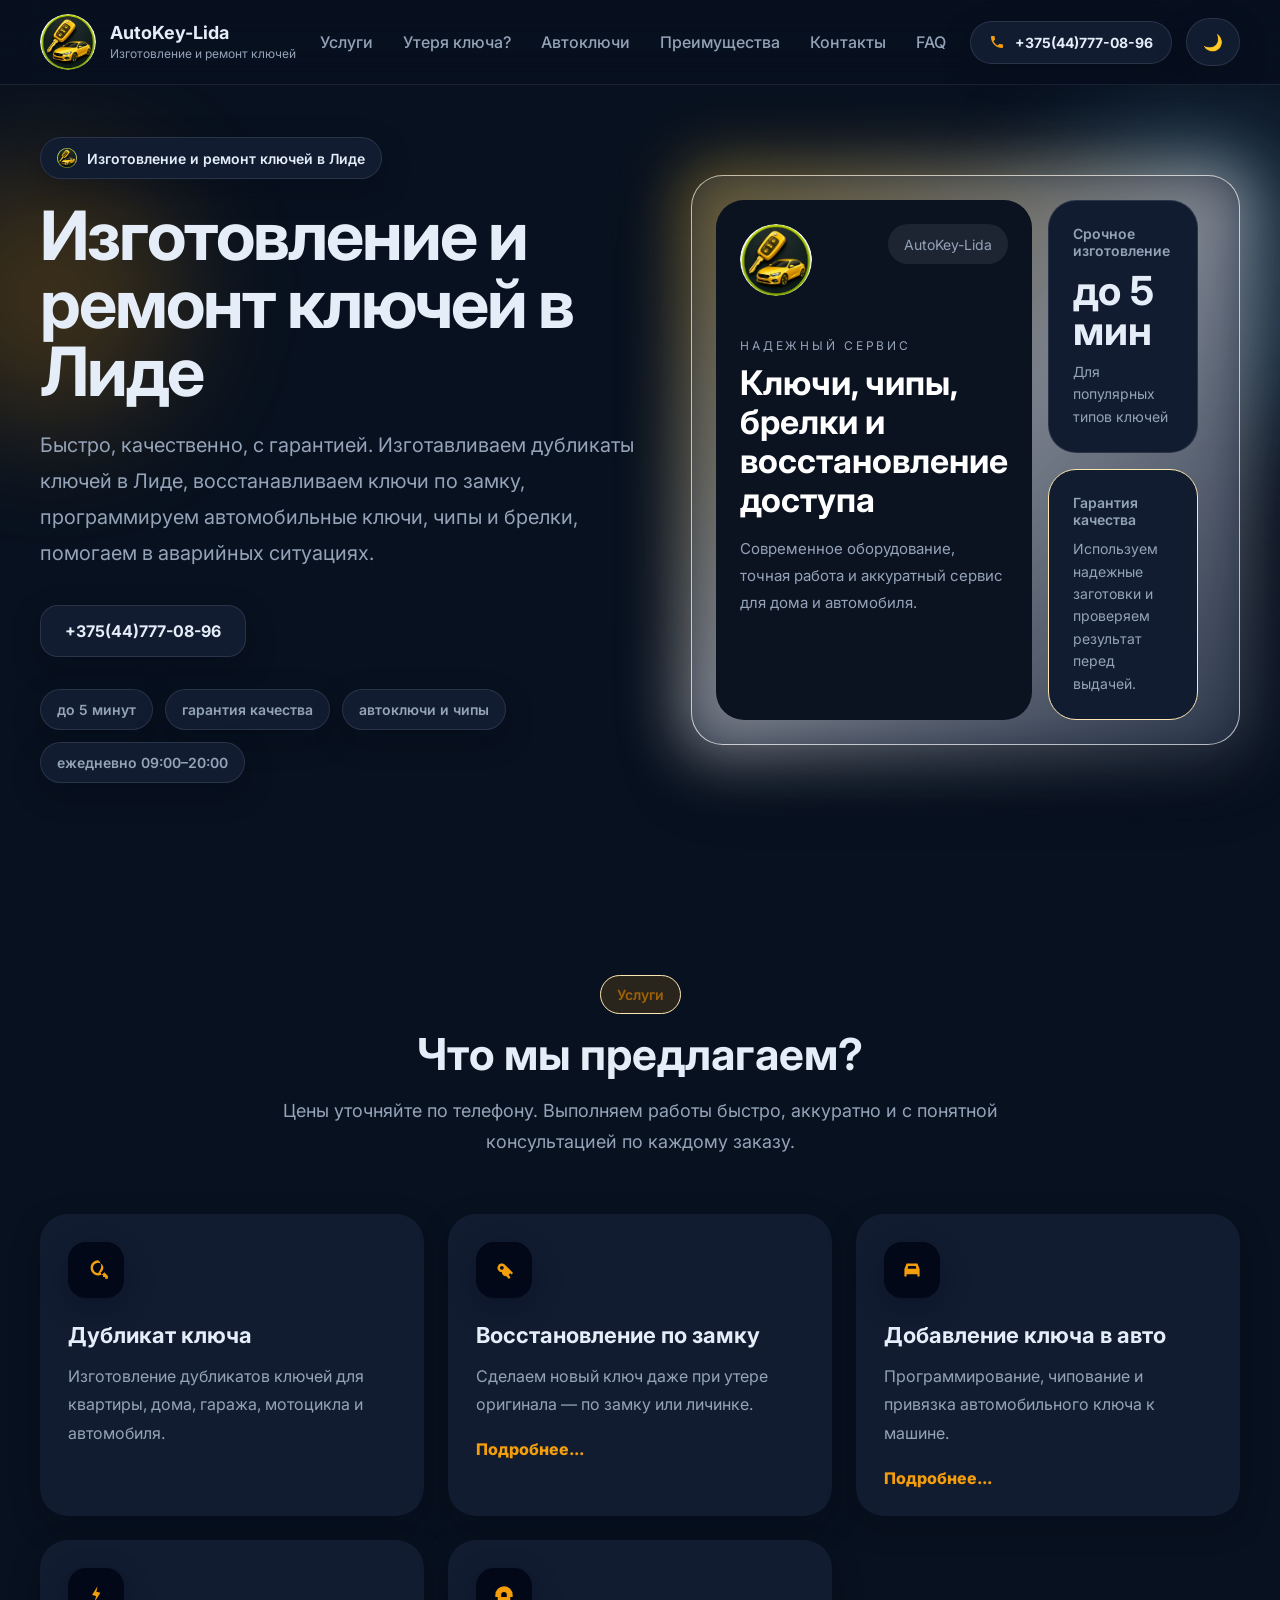
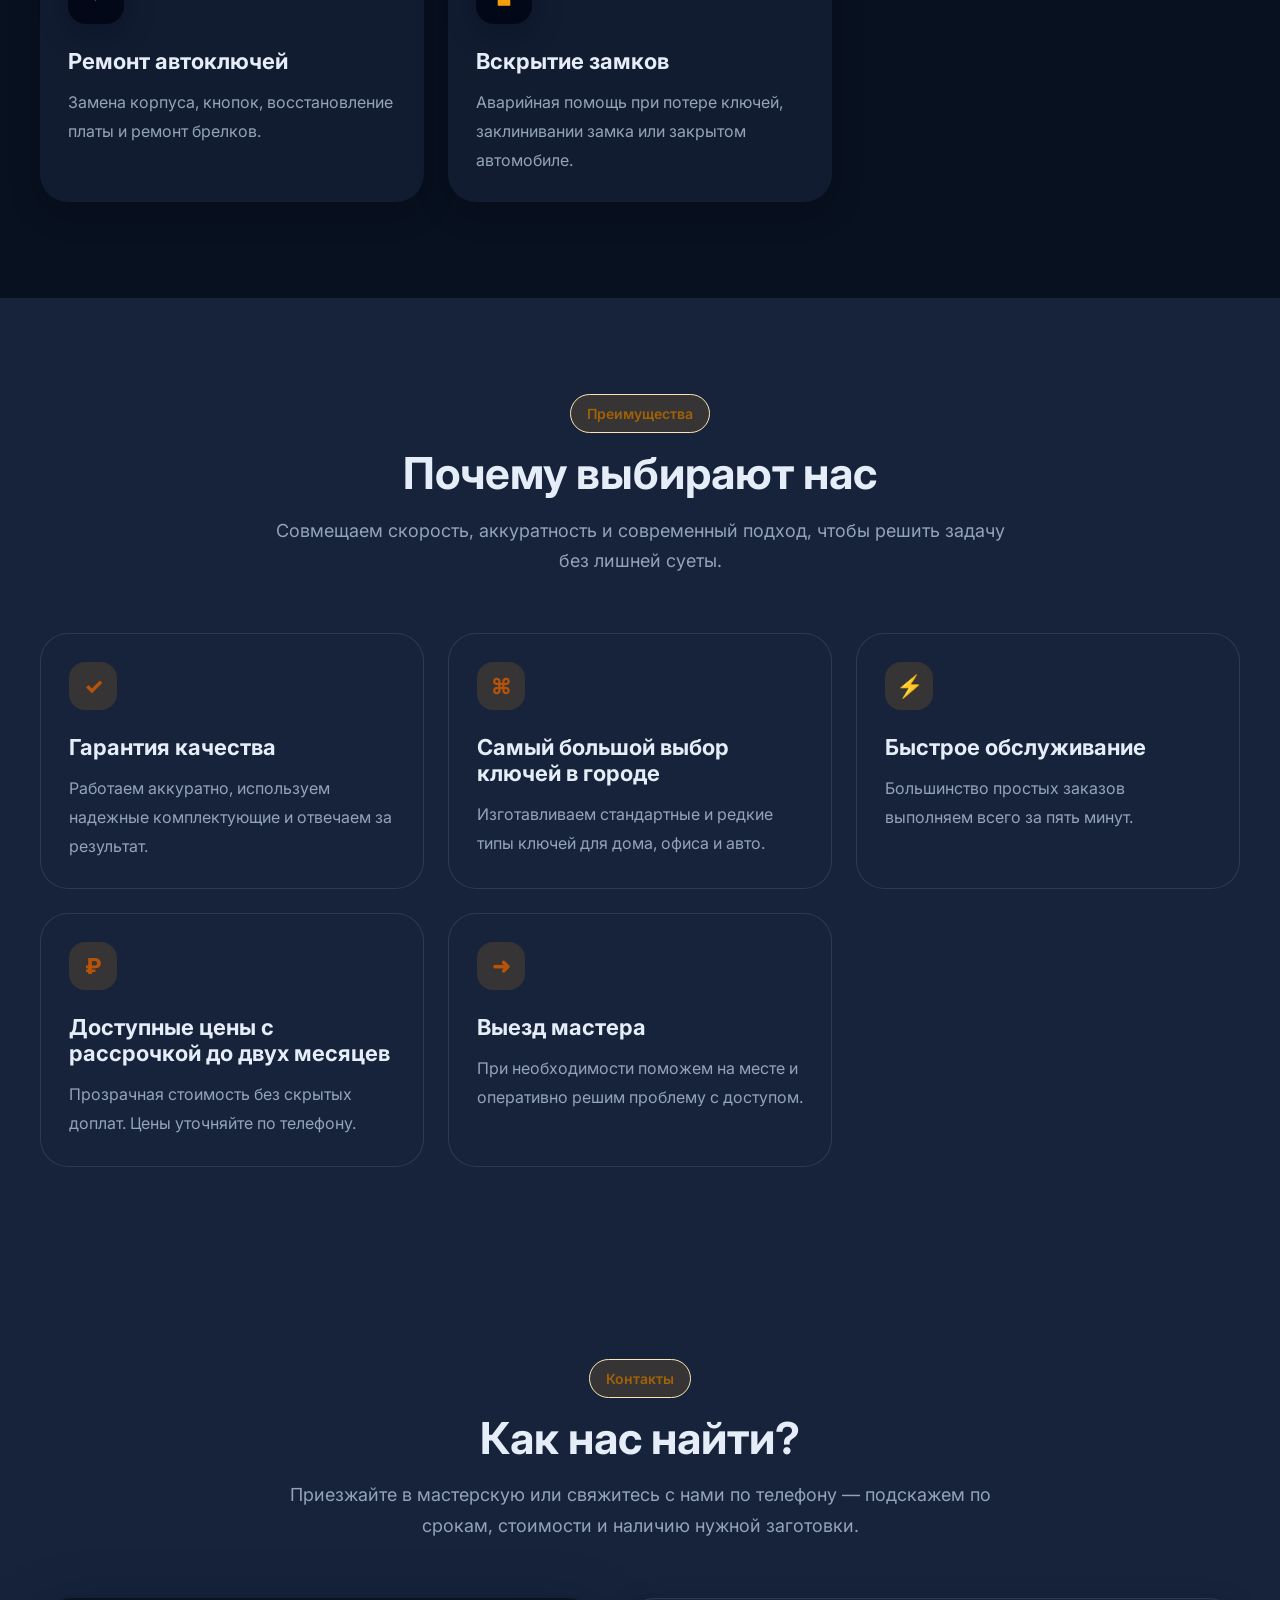
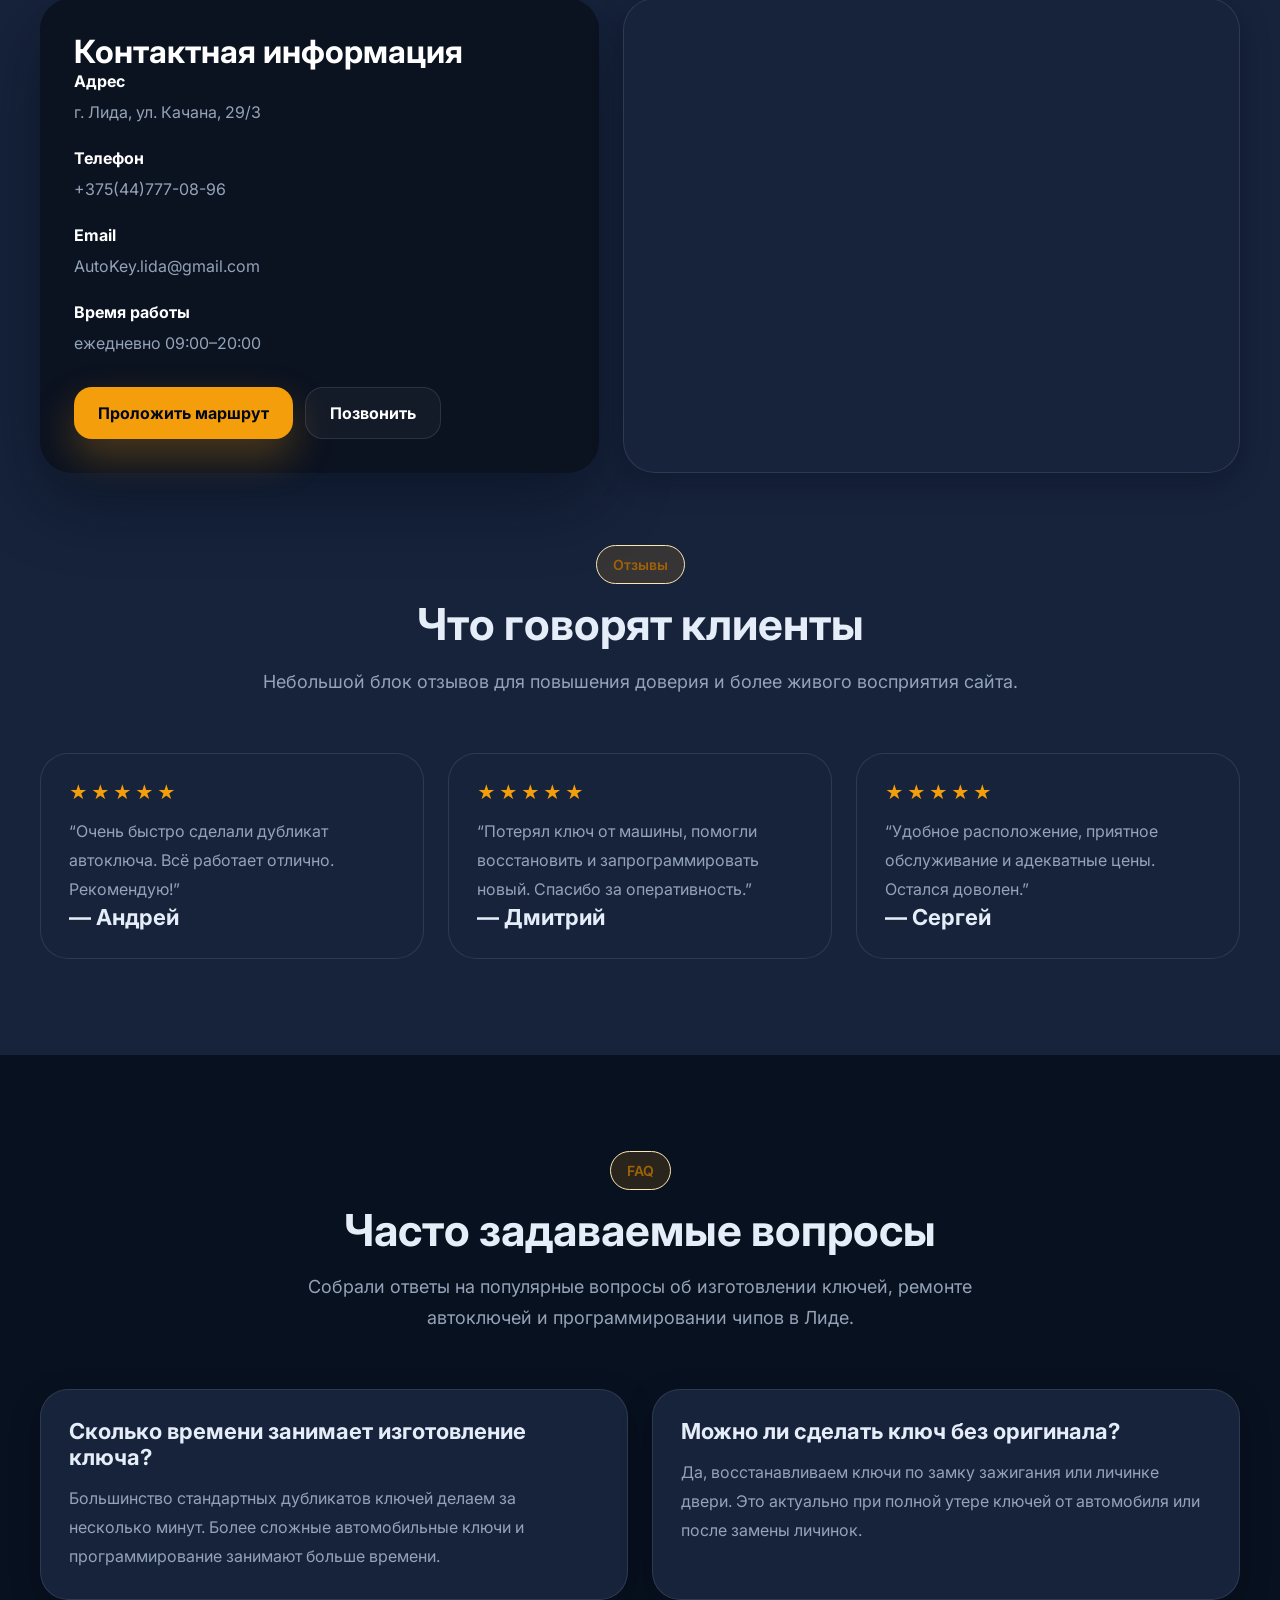
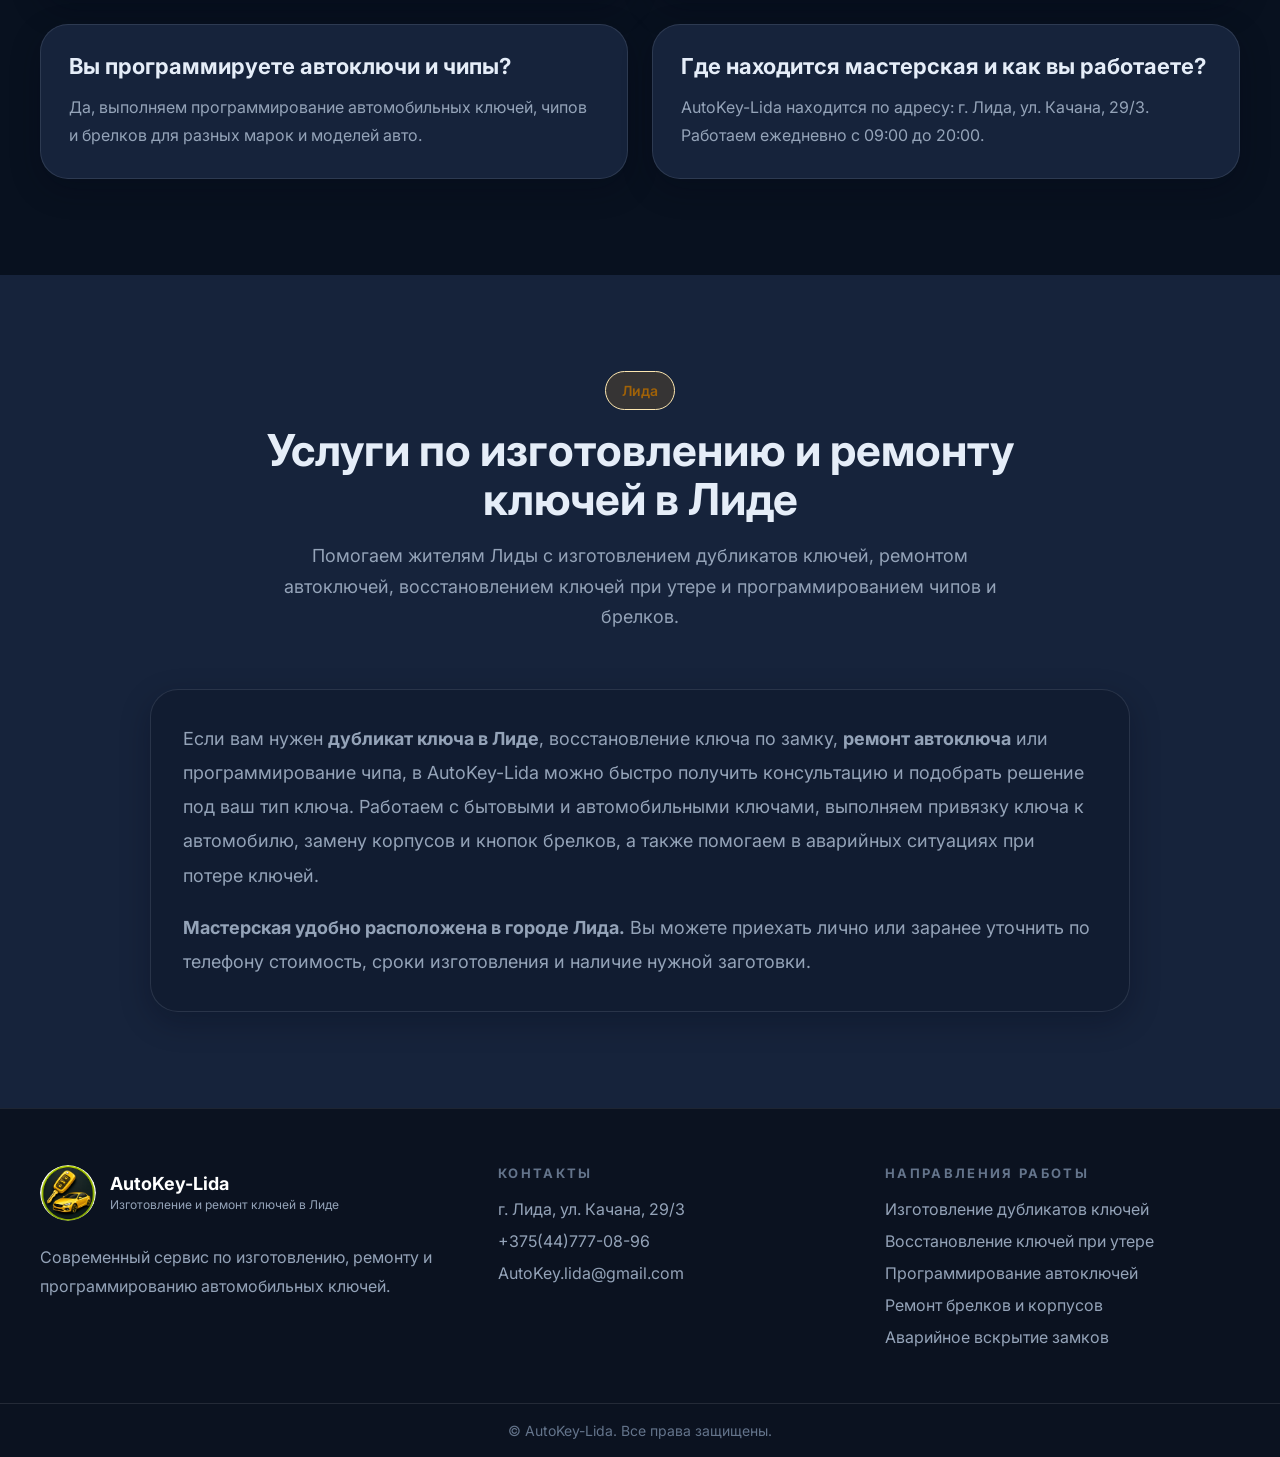
<file: index.html>
<!DOCTYPE html>
<html lang="ru">
<head>
  <meta charset="UTF-8" />
  <meta name="viewport" content="width=device-width, initial-scale=1.0" />
  <link rel="icon" href="favicon/autokey-favicon-logo.png" sizes="any">
  <link rel="icon" type="image/png" sizes="32x32" href="favicon-32x32.png?v=2">
  <link rel="icon" type="image/png" sizes="16x16" href="favicon-16x16.png?v=2">
  <link rel="apple-touch-icon" sizes="180x180" href="apple-touch-icon.png?v=2">
  <link rel="manifest" href="site.webmanifest">
  <title>Изготовление и ремонт ключей в Лиде | Автоключи, чипы, брелки — AutoKey-Lida</title>
  <meta
    name="description"
    content="AutoKey-Lida — изготовление и ремонт ключей в Лиде. Дубликаты ключей, восстановление по замку, программирование автоключей, чипов, ремонт брелков и аварийное вскрытие замков. Ежедневно с 09:00 до 20:00."
  />
  <meta name="robots" content="index, follow, max-image-preview:large" />
  <meta name="theme-color" content="#08111f" />
  <meta property="og:locale" content="ru_RU" />
  <meta property="og:type" content="website" />
  <meta property="og:title" content="Изготовление и ремонт ключей в Лиде | AutoKey-Lida" />
  <meta property="og:description" content="Дубликаты ключей, восстановление по замку, программирование автоключей, чипов и ремонт брелков в Лиде. Работаем ежедневно с 09:00 до 20:00." />
  <meta property="og:site_name" content="AutoKey-Lida" />
  <meta name="twitter:card" content="summary_large_image" />
  <meta name="twitter:title" content="Изготовление и ремонт ключей в Лиде | AutoKey-Lida" />
  <meta name="twitter:description" content="Изготовление дубликатов ключей, программирование автоключей, ремонт брелков и аварийное вскрытие замков в Лиде." />
  <link rel="canonical" href="https://autokey-lida.by/" />
  <link rel="preconnect" href="https://fonts.googleapis.com" />
  <link rel="preconnect" href="https://fonts.gstatic.com" crossorigin />
  <link
    href="https://fonts.googleapis.com/css2?family=Inter:wght@400;500;600;700;800;900&display=swap"
    rel="stylesheet"
  />
  <link rel="stylesheet" href="styles.css" />
  <script type="application/ld+json">
    {
      "@context": "https://schema.org",
      "@graph": [
        {
          "@type": "AutoLocksmith",
          "@id": "https://autokey-lida.by/#business",
          "name": "AutoKey-Lida",
          "url": "https://autokey-lida.by/",
          "telephone": "+375447770896",
          "email": "AutoKey.lida@gmail.com",
          "address": {
            "@type": "PostalAddress",
            "addressLocality": "Лида",
            "streetAddress": "ул. Качана, 29/3",
            "addressCountry": "BY"
          },
          "openingHoursSpecification": [
            {
              "@type": "OpeningHoursSpecification",
              "dayOfWeek": [
                "Monday",
                "Tuesday",
                "Wednesday",
                "Thursday",
                "Friday",
                "Saturday",
                "Sunday"
              ],
              "opens": "09:00",
              "closes": "20:00"
            }
          ],
          "priceRange": "$$",
          "areaServed": "Лида",
          "image": "https://autokey-lida.by/",
          "description": "Изготовление и ремонт ключей, программирование автоключей, ремонт брелков и аварийное вскрытие замков в Лиде."
        },
        {
          "@type": "WebSite",
          "@id": "https://autokey-lida.by/#website",
          "url": "https://autokey-lida.by/",
          "name": "AutoKey-Lida",
          "inLanguage": "ru-BY"
        },
        {
          "@type": "FAQPage",
          "@id": "https://autokey-lida.by/#faq",
          "mainEntity": [
            {
              "@type": "Question",
              "name": "Сколько времени занимает изготовление дубликата ключа?",
              "acceptedAnswer": {
                "@type": "Answer",
                "text": "Большинство стандартных дубликатов ключей изготавливаем за несколько минут. Сложные автомобильные ключи и программирование занимают больше времени."
              }
            },
            {
              "@type": "Question",
              "name": "Можно ли восстановить Утеря ключа? оригинала?",
              "acceptedAnswer": {
                "@type": "Answer",
                "text": "Да, в AutoKey-Lida можно восстановить ключ по замку или личинке даже при отсутствии оригинала."
              }
            },
            {
              "@type": "Question",
              "name": "Вы программируете автомобильные ключи и чипы?",
              "acceptedAnswer": {
                "@type": "Answer",
                "text": "Да, выполняем программирование и привязку автомобильных ключей, чипов и брелков для разных моделей авто."
              }
            },
            {
              "@type": "Question",
              "name": "Где находится мастерская AutoKey-Lida?",
              "acceptedAnswer": {
                "@type": "Answer",
                "text": "Мастерская находится в Лиде по адресу: ул. Качана, 29/3. Работаем ежедневно с 09:00 до 20:00."
              }
            }
          ]
        }
      ]
    }
  </script>
</head>
<body data-theme="dark">
  <header class="header" id="top">
    <div class="container header__inner">
      <a href="#top" class="logo" aria-label="AutoKey-Lida">
        <span class="logo__icon">
          <img src="favicon/logo.png" alt="Логотип AutoKey-Lida" width="56" height="56">
        </span>
        <span class="logo__text">
          <strong>AutoKey-Lida</strong>
          <small>Изготовление и ремонт ключей</small>
        </span>
      </a>

      <nav class="nav" id="nav">
        <a href="#services">Услуги</a>
        <a href="lost-key-recovery.html">Утеря ключа?</a>
        <a href="car-key-programming.html">Автоключи</a>
        <a href="#advantages">Преимущества</a>
        <a href="#contacts">Контакты</a>
        <a href="#faq">FAQ</a>
      </nav>

      <div class="header__actions">
        <a class="phone-link" href="tel:+375447770896">
          <svg viewBox="0 0 24 24" aria-hidden="true">
            <path d="M6.62 10.79a15.05 15.05 0 0 0 6.59 6.59l2.2-2.2a1 1 0 0 1 1-.24 11.2 11.2 0 0 0 3.51.56 1 1 0 0 1 1 1V20a1 1 0 0 1-1 1A17 17 0 0 1 3 4a1 1 0 0 1 1-1h3.5a1 1 0 0 1 1 1 11.2 11.2 0 0 0 .56 3.51 1 1 0 0 1-.24 1Z"/>
          </svg>
          +375(44)777-08-96
        </a>
        <button class="theme-toggle" id="themeToggle" type="button" aria-label="Переключить тему" aria-pressed="false" title="Переключить тему">
          <span class="theme-toggle__icon theme-toggle__icon--moon" aria-hidden="true">🌙</span>
          <span class="theme-toggle__icon theme-toggle__icon--sun" aria-hidden="true">☀️</span>
        </button>
        <button class="burger" id="burger" aria-label="Открыть меню" aria-expanded="false">
          <span></span>
          <span></span>
          <span></span>
        </button>
      </div>
    </div>

    <div class="mobile-menu" id="mobileMenu">
      <div class="container mobile-menu__inner">
        <a href="#services">Услуги</a>
        <a href="lost-key-recovery.html">Утеря ключа?</a>
        <a href="car-key-programming.html">Автоключи</a>
        <a href="#advantages">Преимущества</a>
        <a href="#contacts">Контакты</a>
        <a href="#faq">FAQ</a>
        <a class="mobile-menu__phone" href="tel:+375447770896">+375(44)777-08-96</a>
      </div>
    </div>
  </header>

  <main>
    <section class="hero section">
      <div class="hero__shape hero__shape--left"></div>
      <div class="hero__shape hero__shape--right"></div>

      <div class="container hero__grid">
        <div class="hero__content reveal">
          <div class="hero__badge">
            <img src="favicon/logo.png" alt="Логотип AutoKey-Lida" width="20" height="20">
            <span>Изготовление и ремонт ключей в Лиде</span>
          </div>

          <h1>Изготовление и ремонт ключей в Лиде</h1>

          <p class="hero__text">
            Быстро, качественно, с гарантией. Изготавливаем дубликаты ключей в Лиде, восстанавливаем ключи по замку,
            программируем автомобильные ключи, чипы и брелки, помогаем в аварийных ситуациях.
          </p>

          <div class="hero__buttons">
            <a class="btn btn--light" href="tel:+375447770896">+375(44)777-08-96</a>
          </div>

          <div class="hero__stats">
            <span>до 5 минут</span>
            <span>гарантия качества</span>
            <span>автоключи и чипы</span>
            <span>ежедневно 09:00–20:00</span>
          </div>
        </div>

        <div class="hero-card reveal reveal-delay-1">
          <div class="hero-card__main">
            <div class="hero-card__top">
              <div class="hero-card__icon">
                <img src="favicon/logo.png" alt="Логотип AutoKey-Lida" width="72" height="72">
              </div>
              <span>AutoKey-Lida</span>
            </div>

            <p class="hero-card__label">Надежный сервис</p>
            <h2>Ключи, чипы, брелки и восстановление доступа</h2>
            <p class="hero-card__desc">
              Современное оборудование, точная работа и аккуратный сервис для дома и автомобиля.
            </p>
          </div>

          <div class="hero-card__side">
            <div class="mini-card">
              <p>Срочное изготовление</p>
              <strong>до 5 мин</strong>
              <span>Для популярных типов ключей</span>
            </div>
            <div class="mini-card mini-card--accent">
              <p>Гарантия качества</p>
              <span>Используем надежные заготовки и проверяем результат перед выдачей.</span>
            </div>
          </div>
        </div>
      </div>
    </section>

    <section class="section" id="services">
      <div class="container">
        <div class="section-heading reveal">
          <div class="section-badge">Услуги</div>
          <h2>Что мы предлагаем?</h2>
          <p>Цены уточняйте по телефону. Выполняем работы быстро, аккуратно и с понятной консультацией по каждому заказу.</p>
        </div>

        <div class="cards-grid cards-grid--services">
          <article class="card reveal">
            <div class="card__icon">
              <svg viewBox="0 0 24 24" aria-hidden="true">
                <path d="M14 3a7 7 0 1 0 5.66 11.12L23 17.46V20h-2.54v-1.54h-1.92v-1.92H16.6V14.6h-2.06l-.42-.42A7 7 0 0 0 14 3Zm0 2.2A4.8 4.8 0 1 1 9.2 10 4.81 4.81 0 0 1 14 5.2Z"/>
              </svg>
            </div>
            <h3>Дубликат ключа</h3>
            <p>Изготовление дубликатов ключей для квартиры, дома, гаража, мотоцикла и автомобиля.</p>
          </article>

          <article class="card reveal">
            <div class="card__icon" >
              <svg viewBox="0 0 24 24" aria-hidden="true">
                <path d="M10 14a4 4 0 1 1 2.83-6.83l7.5 7.5-1.41 1.41-1.09-1.08-1.41 1.41L18 18.83l-1.41 1.41-2.42-2.42A4 4 0 0 1 10 14Zm0-2.2A1.8 1.8 0 1 0 8.2 10 1.8 1.8 0 0 0 10 11.8Z"/>
              </svg>
            </div>
            <a href="lost-key-recovery.html">
              <h3>Восстановление по замку</h3>
              <p>Сделаем новый ключ даже при утере оригинала — по замку или личинке.</p>
              <span class="card__link" >Подробнее...</span>
            </a>
          </article>

          <article class="card reveal">
            <div class="card__icon">
              <svg viewBox="0 0 24 24" aria-hidden="true">
                <path d="M5 11 7 6h10l2 5v7h-2v-2H7v2H5Zm3-.2h8.01L15.5 8.2h-7Z"/>
                <circle cx="8.5" cy="14.5" r="1.2"/>
                <circle cx="15.5" cy="14.5" r="1.2"/>
              </svg>
            </div>
            <a href="car-key-programming.html">
              <h3>Добавление ключа в авто</h3>
              <p>Программирование, чипование и привязка автомобильного ключа к машине.</p>
              <span class="card__link">Подробнее...</span>
            </a>
            </article>

          <article class="card reveal">
            <div class="card__icon">
              <svg viewBox="0 0 24 24" aria-hidden="true">
                <path d="m13.4 3-1 5 3.6 1-5 8 1-5-3.6-1Z"/>
              </svg>
            </div>
            <h3>Ремонт автоключей</h3>
            <p>Замена корпуса, кнопок, восстановление платы и ремонт брелков.</p>
          </article>

          <article class="card reveal">
            <div class="card__icon">
              <svg viewBox="0 0 24 24" aria-hidden="true">
                <path d="M12 3a8 8 0 0 0-8 8v2h2.2v8h11.6v-8H20v-2a8 8 0 0 0-8-8Zm-2.6 10V11a2.6 2.6 0 1 1 5.2 0v2Z"/>
              </svg>
            </div>
            <h3>Вскрытие замков</h3>
            <p>Аварийная помощь при потере ключей, заклинивании замка или закрытом автомобиле.</p>
          </article>
        </div>
      </div>
    </section>

    <section class="section section--white" id="advantages">
      <div class="container">
        <div class="section-heading reveal">
          <div class="section-badge">Преимущества</div>
          <h2>Почему выбирают нас</h2>
          <p>Совмещаем скорость, аккуратность и современный подход, чтобы решить задачу без лишней суеты.</p>
        </div>

        <div class="cards-grid">
          <article class="feature-card reveal">
            <div class="feature-card__icon">✓</div>
            <h3>Гарантия качества</h3>
            <p>Работаем аккуратно, используем надежные комплектующие и отвечаем за результат.</p>
          </article>

          <article class="feature-card reveal">
            <div class="feature-card__icon">⌘</div>
            <h3>Самый большой выбор ключей в городе</h3>
            <p>Изготавливаем стандартные и редкие типы ключей для дома, офиса и авто.</p>
          </article>

          <article class="feature-card reveal">
            <div class="feature-card__icon">⚡</div>
            <h3>Быстрое обслуживание</h3>
            <p>Большинство простых заказов выполняем всего за пять минут.</p>
          </article>

          <article class="feature-card reveal">
            <div class="feature-card__icon">₽</div>
            <h3>Доступные цены с рассрочкой до двух месяцев</h3>
            <p>Прозрачная стоимость без скрытых доплат. Цены уточняйте по телефону.</p>
          </article>

          <article class="feature-card reveal">
            <div class="feature-card__icon">➜</div>
            <h3>Выезд мастера</h3>
            <p>При необходимости поможем на месте и оперативно решим проблему с доступом.</p>
          </article>
        </div>
      </div>
    </section>

    <section class="section section--white" id="contacts">
      <div class="container">
        <div class="section-heading reveal">
          <div class="section-badge">Контакты</div>
          <h2>Как нас найти?</h2>
          <p>Приезжайте в мастерскую или свяжитесь с нами по телефону — подскажем по срокам, стоимости и наличию нужной заготовки.</p>
        </div>

        <div class="contacts-grid">
          <div class="contacts-card reveal">
            <h3>Контактная информация</h3>

            <div class="contact-item">
              <strong>Адрес</strong>
              <span>г. Лида, ул. Качана, 29/3</span>
            </div>

            <div class="contact-item">
              <strong>Телефон</strong>
              <a href="tel:+375447770896">+375(44)777-08-96</a>
            </div>

            <div class="contact-item">
              <strong>Email</strong>
              <a href="mailto:AutoKey.lida@gmail.com">AutoKey.lida@gmail.com</a>
            </div>

            <div class="contact-item">
              <strong>Время работы</strong>
              <span>ежедневно 09:00–20:00</span>
            </div>

            <div class="contacts-card__actions">
              <a
                class="btn btn--accent"
                href="https://yandex.by/maps/?text=%D0%9B%D0%B8%D0%B4%D0%B0%2C%20%D1%83%D0%BB.%20%D0%9A%D0%B0%D1%87%D0%B0%D0%BD%D0%B0%2C%2029%2F3"
                target="_blank"
                rel="noreferrer">
                Проложить маршрут
              </a>
              <a class="btn btn--ghost" href="tel:+375447770896">Позвонить</a>
            </div>
          </div>

          <div class="map-card reveal reveal-delay-1">
            <iframe
              title="Яндекс Карта AutoKey-Lida"
              src="https://yandex.by/map-widget/v1/?text=%D0%9B%D0%B8%D0%B4%D0%B0%2C%20%D1%83%D0%BB.%20%D0%9A%D0%B0%D1%87%D0%B0%D0%BD%D0%B0%2C%2029%2F3&z=16"
              width="100%"
              height="420"
              frameborder="0"
              allowfullscreen="true"
              loading="lazy"
            ></iframe>
          </div>
        </div>

        <div class="reviews">
          <div class="section-heading reveal">
            <div class="section-badge">Отзывы</div>
            <h2>Что говорят клиенты</h2>
            <p>Небольшой блок отзывов для повышения доверия и более живого восприятия сайта.</p>
          </div>

          <div class="cards-grid cards-grid--reviews">
            <article class="review-card reveal">
              <div class="stars">★★★★★</div>
              <p>“Очень быстро сделали дубликат автоключа. Всё работает отлично. Рекомендую!”</p>
              <strong>— Андрей</strong>
            </article>

            <article class="review-card reveal">
              <div class="stars">★★★★★</div>
              <p>“Потерял ключ от машины, помогли восстановить и запрограммировать новый. Спасибо за оперативность.”</p>
              <strong>— Дмитрий</strong>
            </article>

            <article class="review-card reveal">
              <div class="stars">★★★★★</div>
              <p>“Удобное расположение, приятное обслуживание и адекватные цены. Остался доволен.”</p>
              <strong>— Сергей</strong>
            </article>
          </div>
        </div>
      </div>
    </section>

    <section class="section" id="faq">
      <div class="container">
        <div class="section-heading reveal">
          <div class="section-badge">FAQ</div>
          <h2>Часто задаваемые вопросы</h2>
          <p>Собрали ответы на популярные вопросы об изготовлении ключей, ремонте автоключей и программировании чипов в Лиде.</p>
        </div>

        <div class="faq-grid">
          <article class="faq-card reveal">
            <h3>Сколько времени занимает изготовление ключа?</h3>
            <p>Большинство стандартных дубликатов ключей делаем за несколько минут. Более сложные автомобильные ключи и программирование занимают больше времени.</p>
          </article>

          <article class="faq-card reveal">
            <h3>Можно ли сделать ключ без оригинала?</h3>
            <p>Да, восстанавливаем ключи по замку зажигания или личинке двери. Это актуально при полной утере ключей от автомобиля или после замены личинок.</p>
          </article>

          <article class="faq-card reveal">
            <h3>Вы программируете автоключи и чипы?</h3>
            <p>Да, выполняем программирование автомобильных ключей, чипов и брелков для разных марок и моделей авто.</p>
          </article>

          <article class="faq-card reveal">
            <h3>Где находится мастерская и как вы работаете?</h3>
            <p>AutoKey-Lida находится по адресу: г. Лида, ул. Качана, 29/3. Работаем ежедневно с 09:00 до 20:00.</p>
          </article>
        </div>
      </div>
    </section>

    <section class="section section--white" id="service-areas">
      <div class="container">
        <div class="section-heading reveal">
          <div class="section-badge">Лида</div>
          <h2>Услуги по изготовлению и ремонту ключей в Лиде</h2>
          <p>Помогаем жителям Лиды с изготовлением дубликатов ключей, ремонтом автоключей, восстановлением ключей при утере и программированием чипов и брелков.</p>
        </div>
        <div class="seo-text reveal">
          <p>Если вам нужен <strong>дубликат ключа в Лиде</strong>, восстановление ключа по замку, <strong>ремонт автоключа</strong> или программирование чипа, в AutoKey-Lida можно быстро получить консультацию и подобрать решение под ваш тип ключа. Работаем с бытовыми и автомобильными ключами, выполняем привязку ключа к автомобилю, замену корпусов и кнопок брелков, а также помогаем в аварийных ситуациях при потере ключей.</p>
          <p><strong>Мастерская удобно расположена в городе Лида.</strong> Вы можете приехать лично или заранее уточнить по телефону стоимость, сроки изготовления и наличие нужной заготовки.</p>
        </div>
      </div>
    </section>

  </main>

  <footer class="footer">
    <div class="container footer__grid">
      <div>
        <div class="logo logo--footer">
          <span class="logo__icon">
            <img src="favicon/logo.png" alt="Логотип AutoKey-Lida" width="56" height="56">
          </span>
          <span class="logo__text">
            <strong>AutoKey-Lida</strong>
            <small>Изготовление и ремонт ключей в Лиде</small>
          </span>
        </div>
        <p class="footer__text">
          Современный сервис по изготовлению, ремонту и программированию автомобильных ключей.
        </p>
      </div>

      <div>
        <p class="footer__title">Контакты</p>
        <div class="footer__links">
          <span>г. Лида, ул. Качана, 29/3</span>
          <a href="tel:+375447770896">+375(44)777-08-96</a>
          <a href="mailto:AutoKey.lida@gmail.com">AutoKey.lida@gmail.com</a>
        </div>
      </div>

      <div>
        <p class="footer__title">Направления работы</p>
        <div class="footer__links">
          <span>Изготовление дубликатов ключей</span>
          <a href="lost-key-recovery.html">Восстановление ключей при утере</a>
          <a href="car-key-programming.html">Программирование автоключей</a>
          <span>Ремонт брелков и корпусов</span>
          <span>Аварийное вскрытие замков</span>
        </div>
      </div>
    </div>

    <div class="footer__bottom">
      © AutoKey-Lida. Все права защищены.
    </div>
  </footer>

  <script src="script.js"></script>
</body>
</html>
</file>
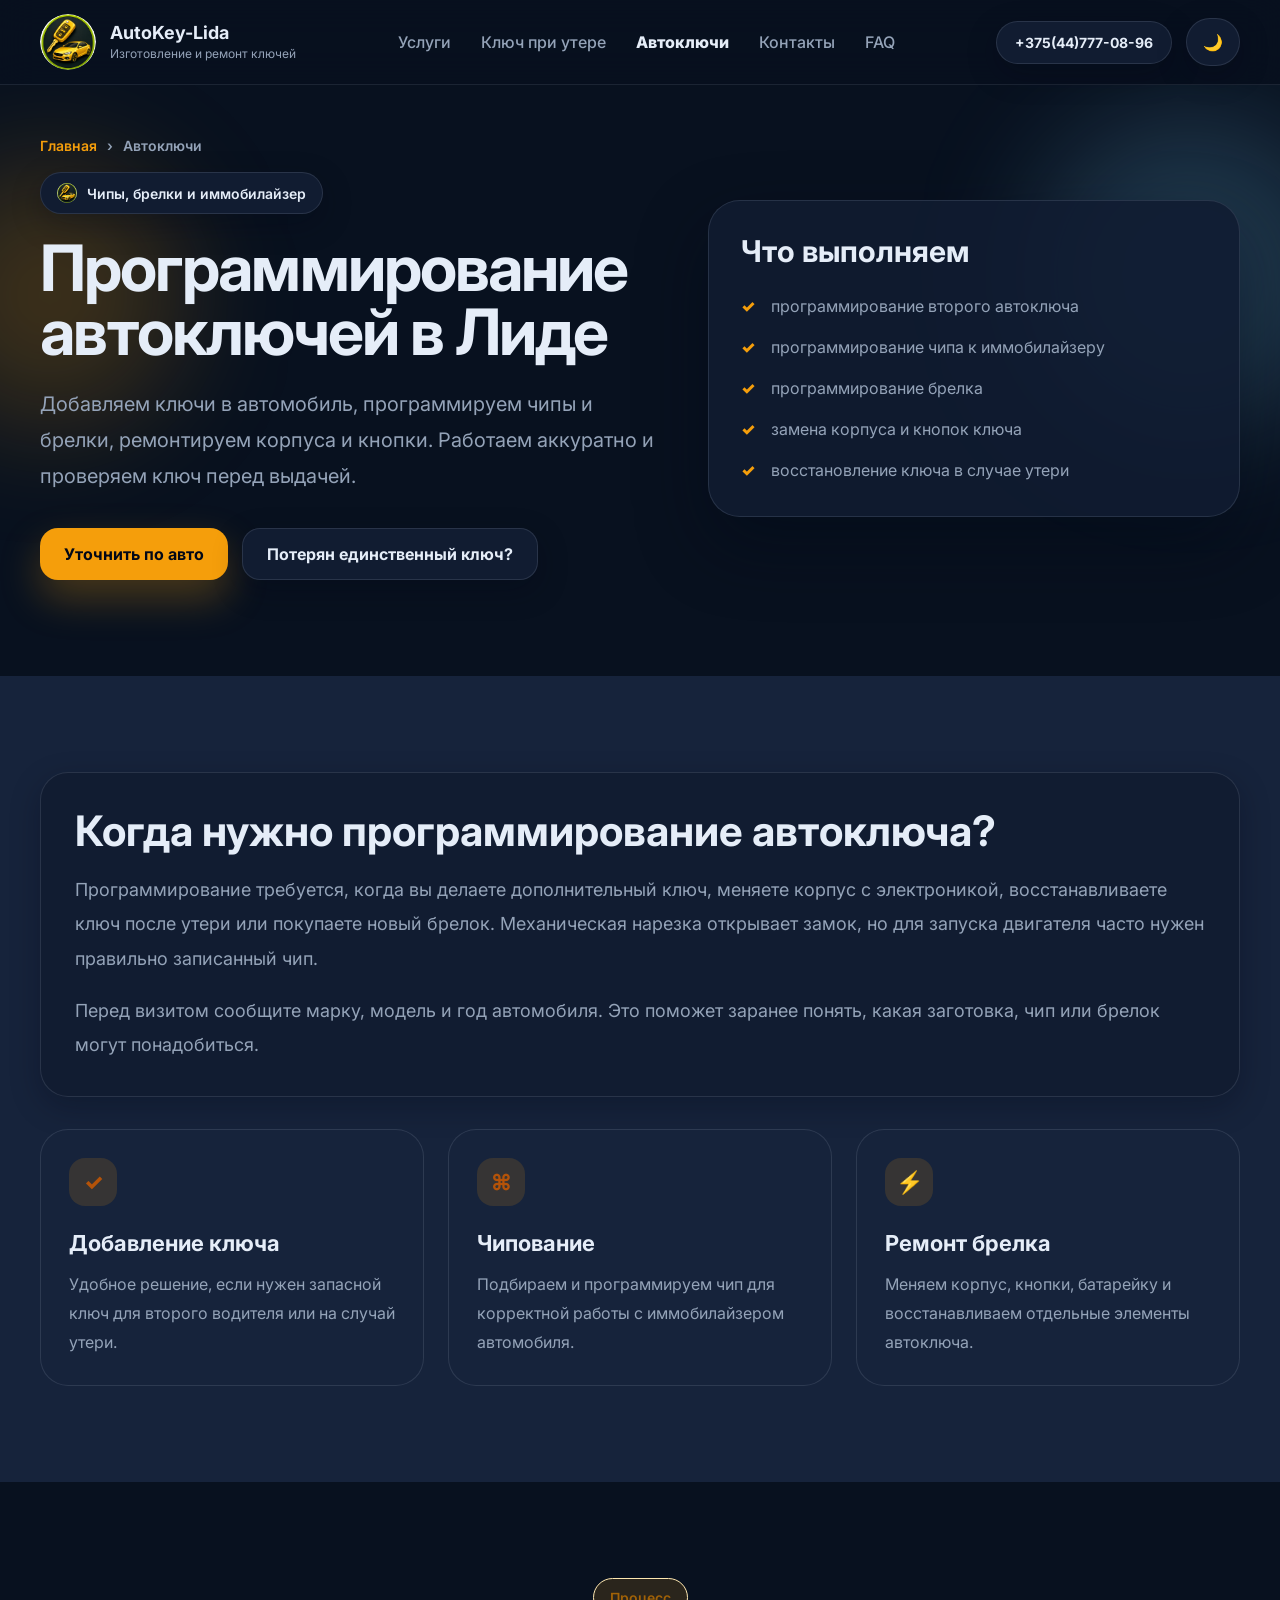
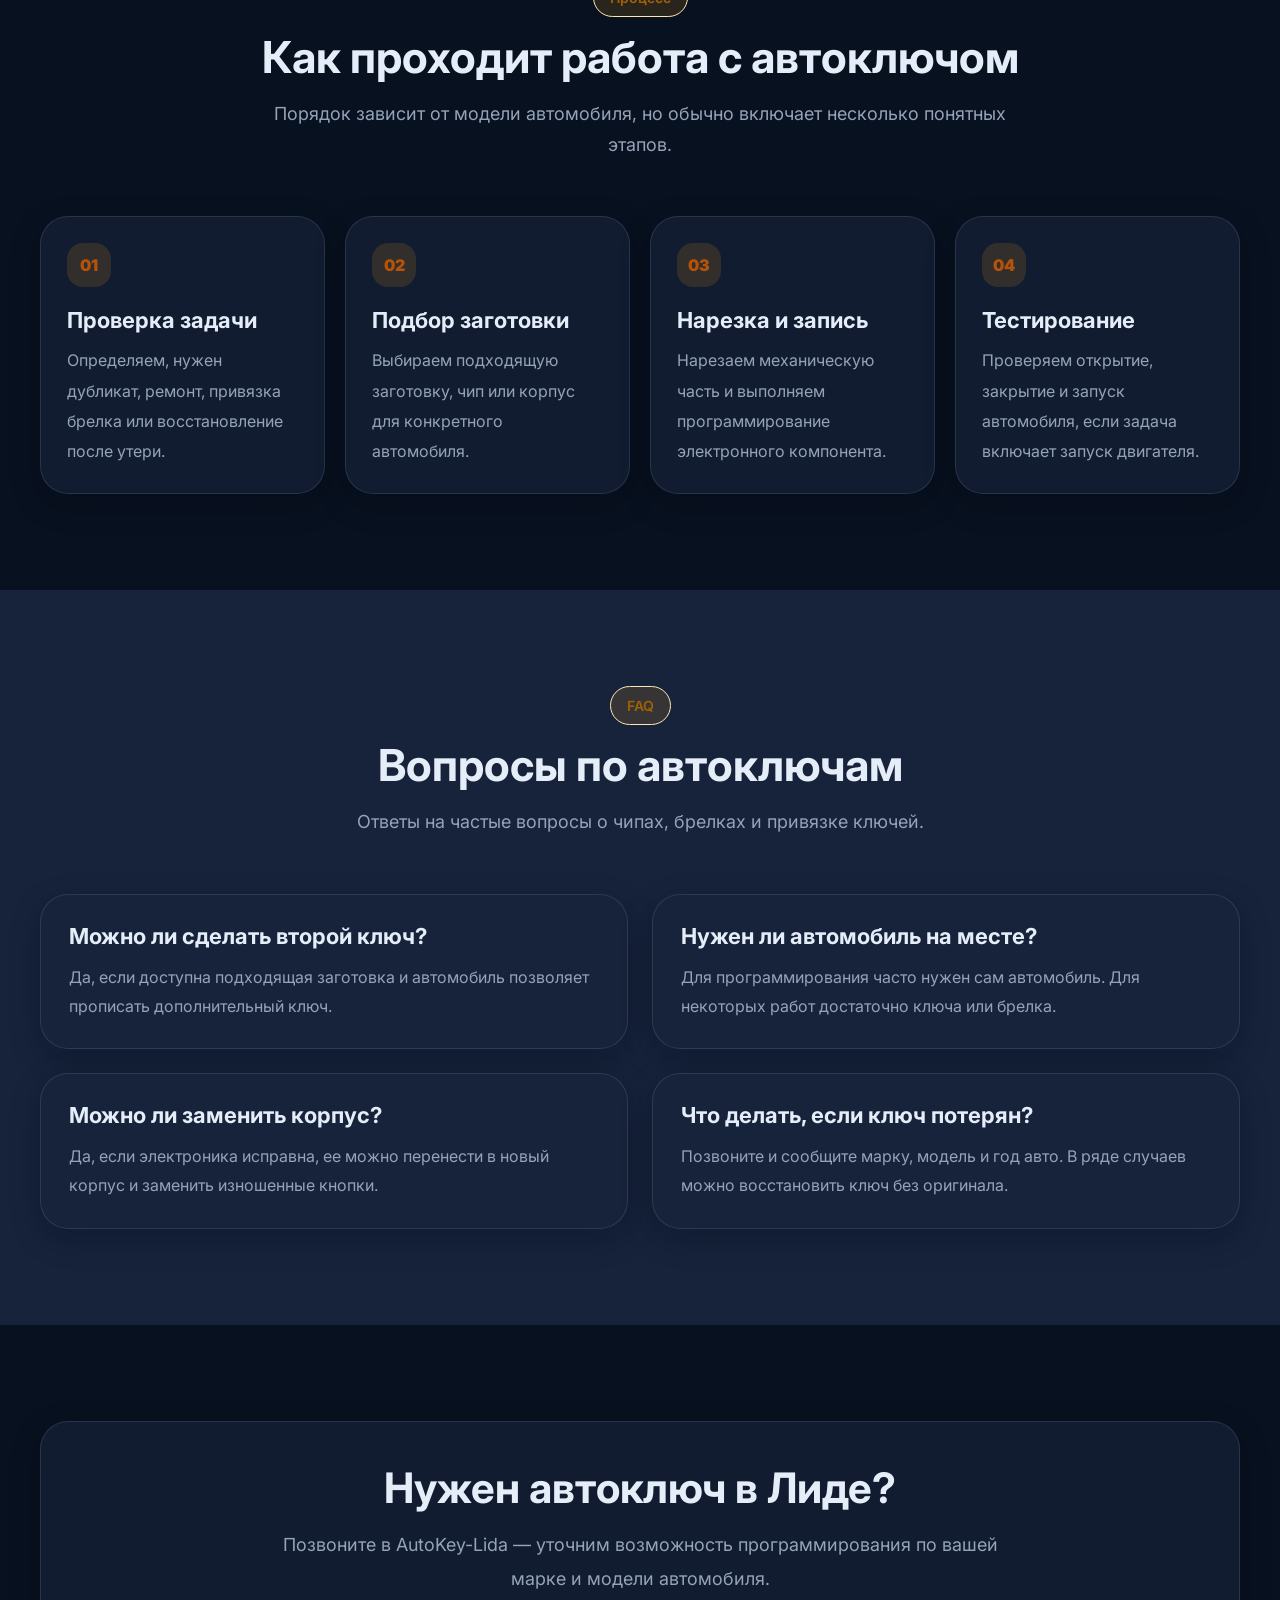
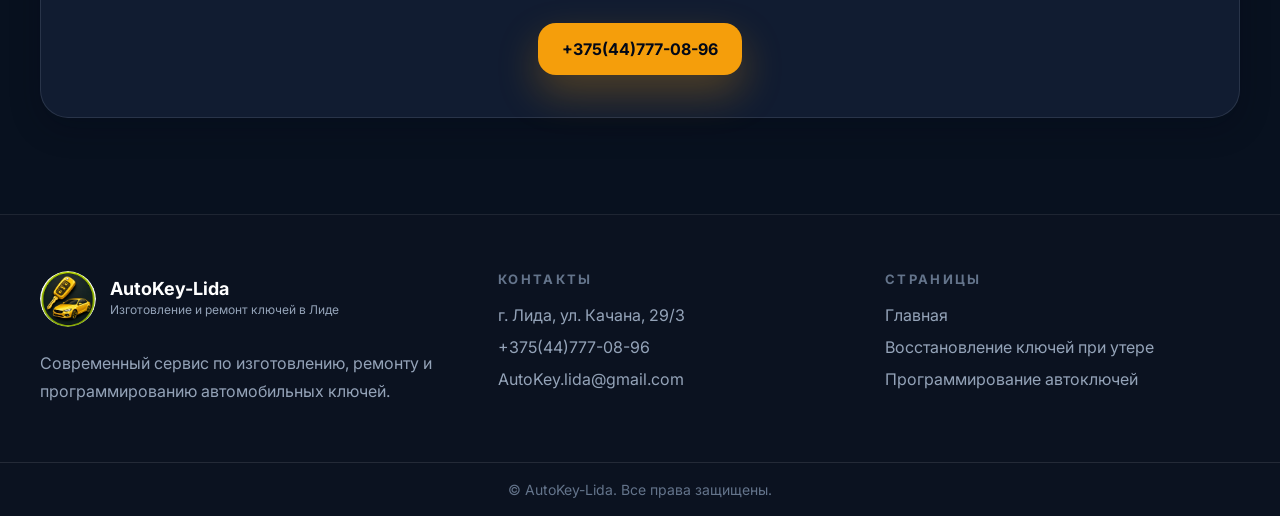
<file: car-key-programming.html>
<!DOCTYPE html>
<html lang="ru" data-theme="dark">
<head>
  <meta charset="UTF-8" />
  <meta name="viewport" content="width=device-width, initial-scale=1.0" />
  <link rel="icon" href="favicon/autokey-favicon-logo.png" sizes="any">
  <link rel="icon" type="image/png" sizes="32x32" href="favicon-32x32.png?v=2">
  <link rel="icon" type="image/png" sizes="16x16" href="favicon-16x16.png?v=2">
  <link rel="apple-touch-icon" sizes="180x180" href="apple-touch-icon.png?v=2">
  <link rel="manifest" href="site.webmanifest">
  <title>Программирование автоключей в Лиде | Чипы и брелки — AutoKey-Lida</title>
  <meta name="description" content="Программирование автоключей, чипов и брелков в Лиде. Добавление ключа в автомобиль, привязка иммобилайзера, замена корпуса и ремонт кнопок. AutoKey-Lida, ежедневно 09:00–20:00." />
  <meta name="keywords" content="программирование автоключей Лида, чип ключ Лида, привязка ключа авто, ремонт брелка авто, добавить ключ в автомобиль, AutoKey-Lida" />
  <meta name="robots" content="index, follow, max-image-preview:large" />
  <meta name="theme-color" content="#08111f" />
  <meta property="og:locale" content="ru_RU" />
  <meta property="og:type" content="article" />
  <meta property="og:title" content="Программирование автоключей в Лиде | AutoKey-Lida" />
  <meta property="og:description" content="Добавление и привязка автомобильных ключей, чипов и брелков. Ремонт корпусов и кнопок автоключей в Лиде." />
  <meta property="og:site_name" content="AutoKey-Lida" />
  <meta name="twitter:card" content="summary_large_image" />
  <meta name="twitter:title" content="Программирование автоключей в Лиде" />
  <meta name="twitter:description" content="Привязка автоключей, чипов и брелков. Ремонт корпусов и кнопок. AutoKey-Lida." />
  <link rel="canonical" href="https://autokey-lida.by/car-key-programming.html" />
  <link rel="preconnect" href="https://fonts.googleapis.com" />
  <link rel="preconnect" href="https://fonts.gstatic.com" crossorigin />
  <link href="https://fonts.googleapis.com/css2?family=Inter:wght@400;500;600;700;800;900&display=swap" rel="stylesheet" />
  <link rel="stylesheet" href="styles.css" />
  <script type="application/ld+json">
    {
      "@context": "https://schema.org",
      "@graph": [
        {
          "@type": "Service",
          "@id": "https://autokey-lida.by/car-key-programming.html#service",
          "name": "Программирование автоключей в Лиде",
          "serviceType": "Программирование автомобильных ключей, чипов и брелков",
          "areaServed": "Лида",
          "provider": {
            "@type": "AutoLocksmith",
            "name": "AutoKey-Lida",
            "telephone": "+375447770896",
            "address": {
              "@type": "PostalAddress",
              "addressLocality": "Лида",
              "streetAddress": "ул. Качана, 29/3",
              "addressCountry": "BY"
            }
          },
          "description": "Добавление, программирование и привязка автомобильных ключей, чипов и брелков."
        },
        {
          "@type": "FAQPage",
          "@id": "https://autokey-lida.by/car-key-programming.html#faq",
          "mainEntity": [
            {
              "@type": "Question",
              "name": "Можно ли добавить второй ключ в автомобиль?",
              "acceptedAnswer": {
                "@type": "Answer",
                "text": "Да, если система автомобиля позволяет добавить ключ, мастер выполнит нарезку, чипование и программирование."
              }
            },
            {
              "@type": "Question",
              "name": "Можно ли отремонтировать брелок автоключа?",
              "acceptedAnswer": {
                "@type": "Answer",
                "text": "Да, выполняется замена корпуса, кнопок, батарейки и восстановление отдельных элементов брелка в зависимости от состояния ключа."
              }
            }
          ]
        }
      ]
    }
  </script>
</head>
<body data-theme="dark">
  <header class="header" id="top">
    <div class="container header__inner">
      <a href="index.html" class="logo" aria-label="AutoKey-Lida"><span class="logo__icon"><img src="favicon/logo.png" alt="Логотип AutoKey-Lida" width="56" height="56"></span><span class="logo__text"><strong>AutoKey-Lida</strong><small>Изготовление и ремонт ключей</small></span></a>
      <nav class="nav" id="nav"><a href="index.html#services">Услуги</a><a href="lost-key-recovery.html">Ключ при утере</a><a href="car-key-programming.html" aria-current="page">Автоключи</a><a href="index.html#contacts">Контакты</a><a href="index.html#faq">FAQ</a></nav>
      <div class="header__actions"><a class="phone-link" href="tel:+375447770896">+375(44)777-08-96</a><button class="theme-toggle" id="themeToggle" type="button" aria-label="Переключить тему" aria-pressed="false" title="Переключить тему"><span class="theme-toggle__icon theme-toggle__icon--moon" aria-hidden="true">🌙</span><span class="theme-toggle__icon theme-toggle__icon--sun" aria-hidden="true">☀️</span></button><button class="burger" id="burger" aria-label="Открыть меню" aria-expanded="false"><span></span><span></span><span></span></button></div>
    </div>
    <div class="mobile-menu" id="mobileMenu"><div class="container mobile-menu__inner"><a href="index.html#services">Услуги</a><a href="lost-key-recovery.html">Ключ при утере</a><a href="car-key-programming.html">Автоключи</a><a href="index.html#contacts">Контакты</a><a href="tel:+375447770896" class="mobile-menu__phone">+375(44)777-08-96</a></div></div>
  </header>

  <main>
    <section class="page-hero section">
      <div class="hero__shape hero__shape--left"></div><div class="hero__shape hero__shape--right"></div>
      <div class="container page-hero__grid">
        <div class="reveal">
          <div class="breadcrumbs"><a href="index.html">Главная</a><span>›</span><span>Автоключи</span></div>
          <div class="hero__badge"><img src="favicon/logo.png" alt="Логотип AutoKey-Lida" width="20" height="20"><span>Чипы, брелки и иммобилайзер</span></div>
          <h1>Программирование автоключей в Лиде</h1>
          <p class="hero__text">Добавляем ключи в автомобиль, программируем чипы и брелки, ремонтируем корпуса и кнопки. Работаем аккуратно и проверяем ключ перед выдачей.</p>
          <div class="hero__buttons"><a class="btn btn--accent" href="tel:+375447770896">Уточнить по авто</a><a class="btn btn--light" href="lost-key-recovery.html">Потерян единственный ключ?</a></div>
        </div>
        <aside class="service-summary reveal reveal-delay-1">
          <h2>Что выполняем</h2>
            <ul>
              <li>программирование второго автоключа</li>
              <li>программирование чипа к иммобилайзеру</li>
              <li>программирование брелка</li>
              <li>замена корпуса и кнопок ключа</li>
              <li>восстановление ключа в случае утери</li>
            </ul>
          </aside>
      </div>
    </section>

    <section class="section section--white">
      <div class="container page-content">
        <article class="content-card reveal"><h2>Когда нужно программирование автоключа?</h2><p>Программирование требуется, когда вы делаете дополнительный ключ, меняете корпус с электроникой, восстанавливаете ключ после утери или покупаете новый брелок. Механическая нарезка открывает замок, но для запуска двигателя часто нужен правильно записанный чип.</p><p>Перед визитом сообщите марку, модель и год автомобиля. Это поможет заранее понять, какая заготовка, чип или брелок могут понадобиться.</p></article>
        <div class="cards-grid">
          <article class="feature-card reveal"><div class="feature-card__icon">✓</div><h3>Добавление ключа</h3><p>Удобное решение, если нужен запасной ключ для второго водителя или на случай утери.</p></article>
          <article class="feature-card reveal"><div class="feature-card__icon">⌘</div><h3>Чипование</h3><p>Подбираем и программируем чип для корректной работы с иммобилайзером автомобиля.</p></article>
          <article class="feature-card reveal"><div class="feature-card__icon">⚡</div><h3>Ремонт брелка</h3><p>Меняем корпус, кнопки, батарейку и восстанавливаем отдельные элементы автоключа.</p></article>
        </div>
      </div>
    </section>

    <section class="section">
      <div class="container">
        <div class="section-heading reveal"><div class="section-badge">Процесс</div><h2>Как проходит работа с автоключом</h2><p>Порядок зависит от модели автомобиля, но обычно включает несколько понятных этапов.</p></div>
        <div class="steps-grid"><div class="step-card reveal"><span>01</span><h3>Проверка задачи</h3><p>Определяем, нужен дубликат, ремонт, привязка брелка или восстановление после утери.</p></div><div class="step-card reveal"><span>02</span><h3>Подбор заготовки</h3><p>Выбираем подходящую заготовку, чип или корпус для конкретного автомобиля.</p></div><div class="step-card reveal"><span>03</span><h3>Нарезка и запись</h3><p>Нарезаем механическую часть и выполняем программирование электронного компонента.</p></div><div class="step-card reveal"><span>04</span><h3>Тестирование</h3><p>Проверяем открытие, закрытие и запуск автомобиля, если задача включает запуск двигателя.</p></div></div>
      </div>
    </section>

    <section class="section section--white">
      <div class="container">
        <div class="section-heading reveal"><div class="section-badge">FAQ</div><h2>Вопросы по автоключам</h2><p>Ответы на частые вопросы о чипах, брелках и привязке ключей.</p></div>
        <div class="faq-grid"><article class="faq-card reveal"><h3>Можно ли сделать второй ключ?</h3><p>Да, если доступна подходящая заготовка и автомобиль позволяет прописать дополнительный ключ.</p></article><article class="faq-card reveal"><h3>Нужен ли автомобиль на месте?</h3><p>Для программирования часто нужен сам автомобиль. Для некоторых работ достаточно ключа или брелка.</p></article><article class="faq-card reveal"><h3>Можно ли заменить корпус?</h3><p>Да, если электроника исправна, ее можно перенести в новый корпус и заменить изношенные кнопки.</p></article><article class="faq-card reveal"><h3>Что делать, если ключ потерян?</h3><p>Позвоните и сообщите марку, модель и год авто. В ряде случаев можно восстановить ключ без оригинала.</p></article></div>
      </div>
    </section>

    <section class="section"><div class="container cta-card reveal"><h2>Нужен автоключ в Лиде?</h2><p>Позвоните в AutoKey-Lida — уточним возможность программирования по вашей марке и модели автомобиля.</p><a class="btn btn--accent" href="tel:+375447770896">+375(44)777-08-96</a></div></section>
  </main>

  <footer class="footer"><div class="container footer__grid"><div><div class="logo logo--footer"><span class="logo__icon"><img src="favicon/logo.png" alt="Логотип AutoKey-Lida" width="56" height="56"></span><span class="logo__text"><strong>AutoKey-Lida</strong><small>Изготовление и ремонт ключей в Лиде</small></span></div><p class="footer__text">Современный сервис по изготовлению, ремонту и программированию автомобильных ключей.</p></div><div><p class="footer__title">Контакты</p><div class="footer__links"><span>г. Лида, ул. Качана, 29/3</span><a href="tel:+375447770896">+375(44)777-08-96</a><a href="mailto:AutoKey.lida@gmail.com">AutoKey.lida@gmail.com</a></div></div><div><p class="footer__title">Страницы</p><div class="footer__links"><a href="index.html">Главная</a><a href="lost-key-recovery.html">Восстановление ключей при утере</a><a href="car-key-programming.html">Программирование автоключей</a></div></div></div><div class="footer__bottom">© AutoKey-Lida. Все права защищены.</div></footer>
  <script src="script.js"></script>
</body>
</html>
</file>
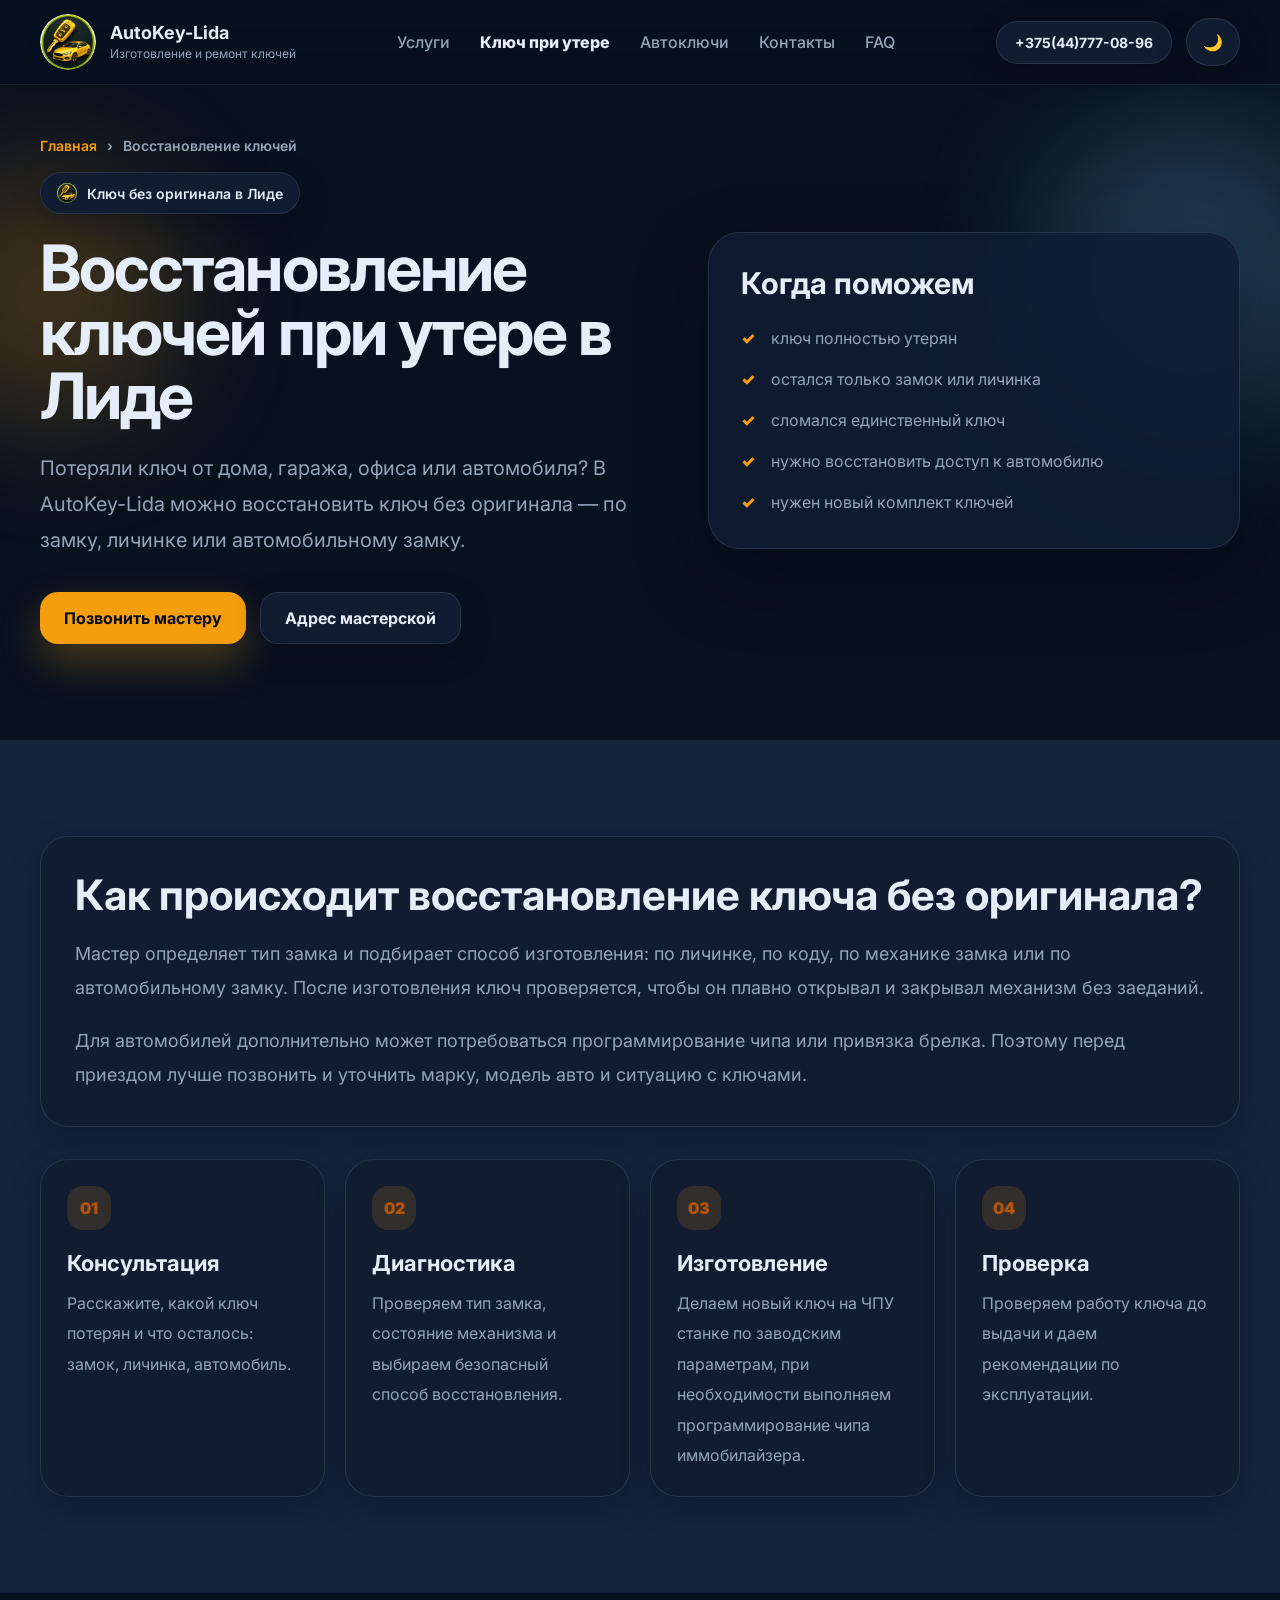
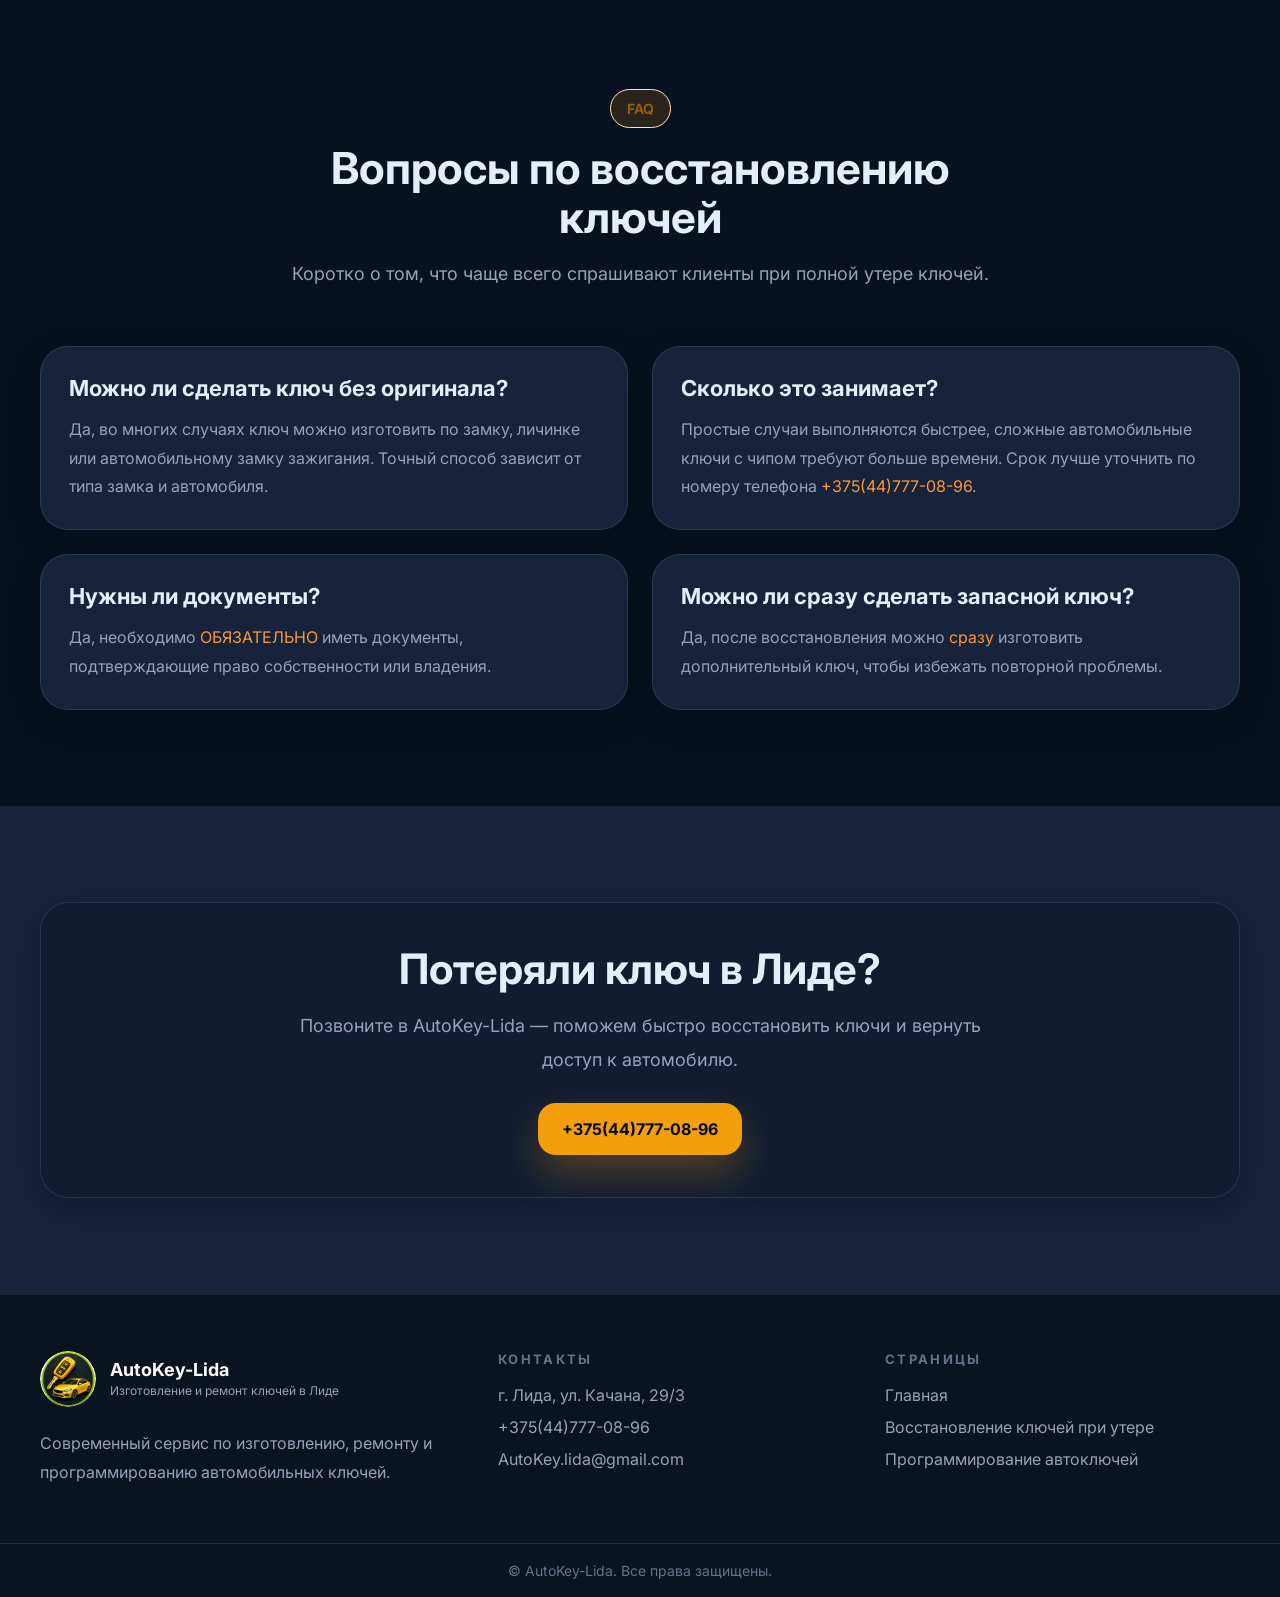
<file: lost-key-recovery.html>
<!DOCTYPE html>
<html lang="ru" data-theme="dark">
<head>
  <meta charset="UTF-8" />
  <meta name="viewport" content="width=device-width, initial-scale=1.0" />
  <link rel="icon" href="favicon/autokey-favicon-logo.png" sizes="any">
  <link rel="icon" type="image/png" sizes="32x32" href="favicon-32x32.png?v=2">
  <link rel="icon" type="image/png" sizes="16x16" href="favicon-16x16.png?v=2">
  <link rel="apple-touch-icon" sizes="180x180" href="apple-touch-icon.png?v=2">
  <link rel="manifest" href="site.webmanifest">
  <title>Восстановление ключей при утере в Лиде | Ключ без оригинала — AutoKey-Lida</title>
  <meta name="description" content="Восстановление ключей при утере в Лиде: изготовление ключа без оригинала по замку, личинке или автомобильному замку. Консультация, аккуратная работа, ежедневно 09:00–20:00." />
  <meta name="keywords" content="восстановление ключей Лида, сделать ключ без оригинала, потерял ключ Лида, ключ по замку, изготовление ключа при утере, AutoKey-Lida" />
  <meta name="robots" content="index, follow, max-image-preview:large" />
  <meta name="theme-color" content="#08111f" />
  <meta property="og:locale" content="ru_RU" />
  <meta property="og:type" content="article" />
  <meta property="og:title" content="Восстановление ключей при утере в Лиде | AutoKey-Lida" />
  <meta property="og:description" content="Сделаем ключ без оригинала по замку или личинке. Помогаем при утере ключей от дома, гаража и автомобиля в Лиде." />
  <meta property="og:site_name" content="AutoKey-Lida" />
  <meta name="twitter:card" content="summary_large_image" />
  <meta name="twitter:title" content="Восстановление ключей при утере в Лиде" />
  <meta name="twitter:description" content="Изготовление ключа без оригинала по замку или личинке. AutoKey-Lida, ежедневно 09:00–20:00." />
  <link rel="canonical" href="https://autokey-lida.by/lost-key-recovery.html" />
  <link rel="preconnect" href="https://fonts.googleapis.com" />
  <link rel="preconnect" href="https://fonts.gstatic.com" crossorigin />
  <link href="https://fonts.googleapis.com/css2?family=Inter:wght@400;500;600;700;800;900&display=swap" rel="stylesheet" />
  <link rel="stylesheet" href="styles.css" />
  <script type="application/ld+json">
    {
      "@context": "https://schema.org",
      "@graph": [
        {
          "@type": "Service",
          "@id": "https://autokey-lida.by/lost-key-recovery.html#service",
          "name": "Восстановление ключей при утере в Лиде",
          "serviceType": "Изготовление ключа без оригинала по замку или личинке",
          "areaServed": "Лида",
          "provider": {
            "@type": "AutoLocksmith",
            "name": "AutoKey-Lida",
            "telephone": "+375447770896",
            "address": {
              "@type": "PostalAddress",
              "addressLocality": "Лида",
              "streetAddress": "ул. Качана, 29/3",
              "addressCountry": "BY"
            }
          },
          "description": "Восстановление ключей при утере: изготовление нового ключа без оригинала по замку, личинке или автомобильному замку."
        },
        {
          "@type": "FAQPage",
          "@id": "https://autokey-lida.by/lost-key-recovery.html#faq",
          "mainEntity": [
            {
              "@type": "Question",
              "name": "Можно ли сделать ключ, если оригинал потерян?",
              "acceptedAnswer": {
                "@type": "Answer",
                "text": "Да, во многих случаях ключ можно восстановить по замку, личинке или автомобильному замку без оригинала."
              }
            },
            {
              "@type": "Question",
              "name": "Что нужно взять с собой для восстановления ключа?",
              "acceptedAnswer": {
                "@type": "Answer",
                "text": "Лучше взять замок, личинку или автомобиль, а также документы, подтверждающие право собственности, если речь идет об автомобиле или вскрытии."
              }
            }
          ]
        }
      ]
    }
  </script>
</head>
<body data-theme="dark">
  <header class="header" id="top">
    <div class="container header__inner">
      <a href="index.html" class="logo" aria-label="AutoKey-Lida">
        <span class="logo__icon"><img src="favicon/logo.png" alt="Логотип AutoKey-Lida" width="56" height="56"></span>
        <span class="logo__text"><strong>AutoKey-Lida</strong><small>Изготовление и ремонт ключей</small></span>
      </a>
      <nav class="nav" id="nav">
        <a href="index.html#services">Услуги</a>
        <a href="lost-key-recovery.html" aria-current="page">Ключ при утере</a>
        <a href="car-key-programming.html">Автоключи</a>
        <a href="index.html#contacts">Контакты</a>
        <a href="index.html#faq">FAQ</a>
      </nav>
      <div class="header__actions">
        <a class="phone-link" href="tel:+375447770896">+375(44)777-08-96</a>
        <button class="theme-toggle" id="themeToggle" type="button" aria-label="Переключить тему" aria-pressed="false" title="Переключить тему"><span class="theme-toggle__icon theme-toggle__icon--moon" aria-hidden="true">🌙</span><span class="theme-toggle__icon theme-toggle__icon--sun" aria-hidden="true">☀️</span></button>
        <button class="burger" id="burger" aria-label="Открыть меню" aria-expanded="false"><span></span><span></span><span></span></button>
      </div>
    </div>
    <div class="mobile-menu" id="mobileMenu">
      <div class="container mobile-menu__inner">
        <a href="index.html#services">Услуги</a>
        <a href="lost-key-recovery.html">Ключ при утере</a>
        <a href="car-key-programming.html">Автоключи</a>
        <a href="index.html#contacts">Контакты</a>
        <a href="tel:+375447770896" class="mobile-menu__phone">+375(44)777-08-96</a>
      </div>
    </div>
  </header>

  <main>
    <section class="page-hero section">
      <div class="hero__shape hero__shape--left"></div>
      <div class="hero__shape hero__shape--right"></div>
      <div class="container page-hero__grid">
        <div class="reveal">
          <div class="breadcrumbs"><a href="index.html">Главная</a><span>›</span><span>Восстановление ключей</span></div>
          <div class="hero__badge"><img src="favicon/logo.png" alt="Логотип AutoKey-Lida" width="20" height="20"><span>Ключ без оригинала в Лиде</span></div>
          <h1>Восстановление ключей при утере в Лиде</h1>
          <p class="hero__text">Потеряли ключ от дома, гаража, офиса или автомобиля? В AutoKey-Lida можно восстановить ключ без оригинала — по замку, личинке или автомобильному замку.</p>
          <div class="hero__buttons">
            <a class="btn btn--accent" href="tel:+375447770896">Позвонить мастеру</a>
            <a class="btn btn--light" href="index.html#contacts">Адрес мастерской</a>
          </div>
        </div>
        <aside class="service-summary reveal reveal-delay-1">
          <h2>Когда поможем</h2>
          <ul>
            <li>ключ полностью утерян</li>
            <li>остался только замок или личинка</li>
            <li>сломался единственный ключ</li>
            <li>нужно восстановить доступ к автомобилю</li>
            <li>нужен новый комплект ключей</li>
          </ul>
        </aside>
      </div>
    </section>

    <section class="section section--white">
      <div class="container page-content">
        <article class="content-card reveal">
          <h2>Как происходит восстановление ключа без оригинала?</h2>
          <p>Мастер определяет тип замка и подбирает способ изготовления: по личинке, по коду, по механике замка или по автомобильному замку. После изготовления ключ проверяется, чтобы он плавно открывал и закрывал механизм без заеданий.</p>
          <p>Для автомобилей дополнительно может потребоваться программирование чипа или привязка брелка. Поэтому перед приездом лучше позвонить и уточнить марку, модель авто и ситуацию с ключами.</p>
        </article>
        <div class="steps-grid">
          <div class="step-card reveal"><span>01</span><h3>Консультация</h3><p>Расскажите, какой ключ потерян и что осталось: замок, личинка, автомобиль.</p></div>
          <div class="step-card reveal"><span>02</span><h3>Диагностика</h3><p>Проверяем тип замка, состояние механизма и выбираем безопасный способ восстановления.</p></div>
          <div class="step-card reveal"><span>03</span><h3>Изготовление</h3><p>Делаем новый ключ на ЧПУ станке по заводским параметрам, при необходимости выполняем программирование чипа иммобилайзера.</p></div>
          <div class="step-card reveal"><span>04</span><h3>Проверка</h3><p>Проверяем работу ключа до выдачи и даем рекомендации по эксплуатации.</p></div>
        </div>
      </div>
    </section>

    <section class="section">
      <div class="container">
        <div class="section-heading reveal">
          <div class="section-badge">FAQ</div>
          <h2>Вопросы по восстановлению ключей</h2>
          <p>Коротко о том, что чаще всего спрашивают клиенты при полной утере ключей.</p>
        </div>
        <div class="faq-grid">
          <article class="faq-card reveal"><h3>Можно ли сделать ключ без оригинала?</h3><p>Да, во многих случаях ключ можно изготовить по замку, личинке или автомобильному замку зажигания. Точный способ зависит от типа замка и автомобиля.</p></article>
          <article class="faq-card reveal"><h3>Сколько это занимает?</h3><p>Простые случаи выполняются быстрее, сложные автомобильные ключи с чипом требуют больше времени. Срок лучше уточнить по номеру телефона <a style="color: #fb9733;" href="tel:+375447770896">+375(44)777-08-96</a>.</p></article>
          <article class="faq-card reveal"><h3>Нужны ли документы?</h3><p>Да, необходимо <span style="color: #fb9733;">ОБЯЗАТЕЛЬНО</span> иметь документы, подтверждающие право собственности или владения.</p></article>
          <article class="faq-card reveal"><h3>Можно ли сразу сделать запасной ключ?</h3><p>Да, после восстановления можно <span style="color: #fb9733;">сразу</span> изготовить дополнительный ключ, чтобы избежать повторной проблемы.</p></article>
        </div>
      </div>
    </section>

    <section class="section section--white">
      <div class="container cta-card reveal">
        <h2>Потеряли ключ в Лиде?</h2>
        <p>Позвоните в AutoKey-Lida — поможем быстро восстановить ключи и вернуть доступ к автомобилю.</p>
        <a class="btn btn--accent" href="tel:+375447770896">+375(44)777-08-96</a>
      </div>
    </section>
  </main>

  <footer class="footer">
    <div class="container footer__grid">
      <div><div class="logo logo--footer"><span class="logo__icon"><img src="favicon/logo.png" alt="Логотип AutoKey-Lida" width="56" height="56"></span><span class="logo__text"><strong>AutoKey-Lida</strong><small>Изготовление и ремонт ключей в Лиде</small></span></div><p class="footer__text">Современный сервис по изготовлению, ремонту и программированию автомобильных ключей.</p></div>
      <div><p class="footer__title">Контакты</p><div class="footer__links"><span>г. Лида, ул. Качана, 29/3</span><a href="tel:+375447770896">+375(44)777-08-96</a><a href="mailto:AutoKey.lida@gmail.com">AutoKey.lida@gmail.com</a></div></div>
      <div><p class="footer__title">Страницы</p><div class="footer__links"><a href="index.html">Главная</a><a href="lost-key-recovery.html">Восстановление ключей при утере</a><a href="car-key-programming.html">Программирование автоключей</a></div></div>
    </div>
    <div class="footer__bottom">© AutoKey-Lida. Все права защищены.</div>
  </footer>
  <script src="script.js"></script>
</body>
</html>
</file>
<file: styles.css>
:root {
  --bg: #08111f;
  --bg-soft: #0f172a;
  --surface: #111c31;
  --surface-2: #16233b;
  --text: #e5edf8;
  --muted: #94a3b8;
  --line: rgba(148, 163, 184, 0.18);
  --card: #111c31;
  --dark: #020817;
  --dark-2: #0f172a;
  --accent: #f59e0b;
  --accent-2: #fbbf24;
  --accent-soft: rgba(245, 158, 11, 0.14);
  --success-bg: rgba(16, 185, 129, 0.12);
  --success-text: #6ee7b7;
  --danger: #f87171;
  --header-bg: rgba(8, 17, 31, 0.82);
  --header-border: rgba(148, 163, 184, 0.14);
  --panel: rgba(17, 28, 49, 0.88);
  --panel-strong: #0b1220;
  --button-bg: #111c31;
  --button-text: #e5edf8;
  --button-border: rgba(148, 163, 184, 0.18);
  --button-ghost-bg: rgba(255,255,255,0.04);
  --shadow-sm: 0 10px 30px rgba(2, 8, 23, 0.28);
  --shadow-md: 0 18px 40px rgba(2, 8, 23, 0.34);
  --shadow-lg: 0 28px 70px rgba(2, 8, 23, 0.45);
  --radius-sm: 16px;
  --radius-md: 22px;
  --radius-lg: 30px;
  --container: 1200px;
}

html[data-theme="light"] {
  --bg: #f8fafc;
  --bg-soft: #ffffff;
  --surface: #ffffff;
  --surface-2: #f1f4f7;
  --text: #0f172a;
  --muted: #64748b;
  --line: #e2e8f0;
  --card: #ffffff;
  --dark: #0f172a;
  --dark-2: #1e293b;
  --accent: #f59e0b;
  --accent-2: #fbbf24;
  --accent-soft: #fff7e6;
  --success-bg: #ecfdf5;
  --success-text: #047857;
  --danger: #dc2626;
  --header-bg: rgba(255, 255, 255, 0.8);
  --header-border: rgba(226, 232, 240, 0.9);
  --panel: rgba(255,255,255,0.86);
  --panel-strong: #0f172a;
  --button-bg: #ffffff;
  --button-text: #0f172a;
  --button-border: #e2e8f0;
  --button-ghost-bg: rgba(255, 255, 255, 0.301);
  --shadow-sm: 0 10px 30px rgba(15, 23, 42, 0.06);
  --shadow-md: 0 18px 40px rgba(15, 23, 42, 0.08);
  --shadow-lg: 0 28px 70px rgba(15, 23, 42, 0.12);
  --radius-sm: 16px;
  --radius-md: 22px;
  --radius-lg: 30px;
  --container: 1200px;
}

* {
  box-sizing: border-box;
}

html {
  scroll-behavior: smooth;
}

body {
  margin: 0;
  font-family: "Inter", sans-serif;
  background: var(--bg);
  color: var(--text);
}

img,
svg,
iframe {
  display: block;
  max-width: 100%;
}

a {
  color: inherit;
  text-decoration: none;
}

button,
input {
  font: inherit;
}

button {
  cursor: pointer;
  border: none;
  background: none;
}

.container {
  width: min(var(--container), calc(100% - 32px));
  margin: 0 auto;
}

.section {
  position: relative;
  padding: 96px 0;
}

.section--white {
  background: var(--bg-soft);
}

.section-heading {
  max-width: 760px;
  margin: 0 auto 56px;
  text-align: center;
}

.section-badge {
  display: inline-flex;
  align-items: center;
  gap: 8px;
  margin-bottom: 16px;
  padding: 10px 16px;
  border: 1px solid #fde7b0;
  border-radius: 999px;
  background: var(--accent-soft);
  color: #a16207;
  font-size: 14px;
  font-weight: 600;
}

.section-heading h2 {
  margin: 0;
  font-size: clamp(32px, 4vw, 44px);
  line-height: 1.1;
}

.section-heading p {
  margin: 18px 0 0;
  color: var(--muted);
  font-size: 18px;
  line-height: 1.7;
}

.header {
  position: sticky;
  top: 0;
  z-index: 100;
  backdrop-filter: blur(18px);
  background: var(--header-bg);
  border-bottom: 1px solid var(--header-border);
}

.header__inner {
  display: flex;
  align-items: center;
  justify-content: space-between;
  min-height: 84px;
  gap: 24px;
}

.logo {
  display: inline-flex;
  align-items: center;
  gap: 14px;
  min-width: 0;
}

.logo__icon {
  flex: 0 0 auto;
  width: 56px;
  height: 56px;
  display: block;
  background: transparent;
  border-radius: 50%;
  overflow: hidden;
  box-shadow: none;
  padding: 0;
}

.logo__icon img {
  display: block;
  width: 100%;
  height: 100%;
  object-fit: cover;
  border-radius: 50%;
  background: transparent;
}

.logo__text {
  display: flex;
  flex-direction: column;
  gap: 4px;
}

.logo__text strong {
  font-size: 18px;
  line-height: 1;
}

.logo__text small {
  color: var(--muted);
  font-size: 12px;
}

.nav {
  display: flex;
  align-items: center;
  gap: 30px;
}

.nav a {
  color: var(--muted);
  font-weight: 500;
  transition: 0.25s ease;
}

.nav a:hover {
  color: var(--text);
}

.header__actions {
  display: flex;
  align-items: center;
  gap: 14px;
}

.phone-link {
  display: inline-flex;
  align-items: center;
  gap: 10px;
  padding: 12px 18px;
  border: 1px solid var(--line);
  border-radius: 999px;
  background: var(--button-bg);
  font-size: 14px;
  font-weight: 700;
  box-shadow: var(--shadow-sm);
  transition: transform 0.25s ease, box-shadow 0.25s ease;
}

.phone-link:hover {
  transform: translateY(-2px);
  box-shadow: var(--shadow-md);
}

.phone-link svg {
  width: 16px;
  height: 16px;
  fill: var(--accent);
}

.burger {
  display: none;
  width: 48px;
  height: 48px;
  padding: 0;
  border: 1px solid var(--line);
  border-radius: 14px;
  background: var(--button-bg);
  align-items: center;
  justify-content: center;
  flex-direction: column;
  gap: 5px;
}

.burger span {
  width: 20px;
  height: 2px;
  border-radius: 999px;
  background: var(--text);
  transition: 0.25s ease;
}

.burger.is-active span:nth-child(1) {
  transform: translateY(7px) rotate(45deg);
}

.burger.is-active span:nth-child(2) {
  opacity: 0;
}

.burger.is-active span:nth-child(3) {
  transform: translateY(-7px) rotate(-45deg);
}

.mobile-menu {
  display: none;
  border-top: 1px solid var(--line);
  background: var(--button-bg);
}

.mobile-menu.is-open {
  display: block;
}

.mobile-menu__inner {
  display: flex;
  flex-direction: column;
  padding: 18px 0 20px;
  gap: 8px;
}

.mobile-menu__inner a {
  padding: 14px 10px;
  border-radius: 14px;
  color: var(--text);
  font-weight: 500;
}

.mobile-menu__inner a:hover {
  background: var(--surface-2);
}

.mobile-menu__phone {
  margin-top: 8px;
  justify-content: center;
  text-align: center;
  background: var(--dark);
  color: #fff !important;
}

.hero {
  overflow: hidden;
  padding-top: 52px;
}

.hero__shape {
  position: absolute;
  border-radius: 999px;
  filter: blur(60px);
  pointer-events: none;
}

.hero__shape--left {
  top: 80px;
  left: -80px;
  width: 260px;
  height: 260px;
  background: rgba(245, 158, 11, 0.22);
}

.hero__shape--right {
  top: 30px;
  right: -70px;
  width: 320px;
  height: 320px;
  background: rgba(125, 211, 252, 0.2);
}

.hero__grid {
  display: grid;
  grid-template-columns: 1.05fr 0.95fr;
  gap: 44px;
  align-items: center;
}

.hero__badge {
  display: inline-flex;
  align-items: center;
  gap: 10px;
  padding: 10px 16px;
  border: 1px solid #fde7b0;
  border-radius: 999px;
  background: var(--button-bg);
  box-shadow: var(--shadow-sm);
  color: var(--text);
  font-size: 14px;
  font-weight: 600;
}

.hero__badge img {
  width: 20px;
  height: 20px;
  object-fit: contain;
  flex: 0 0 auto;
  border-radius: 50%;
  background: transparent;
}

.hero__badge span {
  display: inline-block;
}

.hero h1 {
  margin: 22px 0 0;
  max-width: 760px;
  font-size: clamp(42px, 6vw, 68px);
  line-height: 1;
  letter-spacing: -0.03em;
}

.hero__text {
  max-width: 680px;
  margin: 22px 0 0;
  color: var(--muted);
  font-size: 20px;
  line-height: 1.8;
}

.hero__buttons {
  display: flex;
  gap: 14px;
  margin-top: 34px;
  flex-wrap: wrap;
}

.hero__stats {
  display: flex;
  flex-wrap: wrap;
  gap: 12px;
  margin-top: 32px;
}

.hero__stats span {
  padding: 11px 16px;
  border: 1px solid var(--line);
  border-radius: 999px;
  background: var(--button-bg);
  font-size: 14px;
  font-weight: 600;
  color: var(--muted);
  box-shadow: var(--shadow-sm);
}

.btn {
  display: inline-flex;
  align-items: center;
  justify-content: center;
  min-height: 52px;
  padding: 12px 24px;
  border-radius: 18px;
  font-weight: 700;
  transition: transform 0.25s ease, box-shadow 0.25s ease, background 0.25s ease, color 0.25s ease;
}

.btn:hover {
  transform: translateY(-2px);
}

.btn--accent {
  background: var(--accent);
  color: var(--dark);
  box-shadow: 0 18px 40px rgba(245, 158, 11, 0.28);
}

.btn--accent:hover {
  background: var(--accent-2);
}

.btn--light {
  background: var(--button-bg);
  color: var(--text);
  border: 1px solid var(--line);
  box-shadow: var(--shadow-sm);
}

.btn--dark {
  background: var(--panel-strong);
  color: #fff;
}

.btn--ghost {
  border: 1px solid var(--button-border);
  color: #fff;
  background: var(--button-ghost-bg);
}

.btn--full {
  width: 100%;
}

.hero-card {
  position: relative;
  display: grid;
  grid-template-columns: 1.1fr 0.9fr;
  gap: 16px;
  padding: 24px;
  border: 1px solid rgba(255,255,255,0.7);
  border-radius: 32px;
  background: var(--panel);
  box-shadow: var(--shadow-lg);
}

.hero-card::before {
  content: "";
  position: absolute;
  inset: -14px;
  z-index: -1;
  border-radius: 36px;
  background: linear-gradient(135deg, rgba(251,191,36,0.35), rgba(255,255,255,0.45), rgba(148,163,184,0.22));
  filter: blur(30px);
}

.hero-card__main {
  padding: 24px;
  border-radius: 28px;
  background: var(--panel-strong);
  color: #fff;
}

.hero-card__top {
  display: flex;
  align-items: flex-start;
  justify-content: space-between;
  gap: 16px;
}

.hero-card__icon {
  flex: 0 0 auto;
  width: 72px;
  height: 72px;
  display: flex;
  align-items: center;
  justify-content: center;
  background: transparent;
  border-radius: 50%;
  overflow: hidden;
  box-shadow: none;
  padding: 0;
}

.hero-card__icon img {
  display: block;
  width: 100%;
  height: 100%;
  object-fit: cover;
  border-radius: 50%;
  background: transparent;
}

.hero-card__top span {
  display: inline-flex;
  align-items: center;
  min-height: 40px;
  padding: 10px 16px;
  border-radius: 999px;
  background: rgba(255, 255, 255, 0.08);
  font-size: 14px;
  color: #94a3b8;
  white-space: nowrap;
}

.hero-card__label {
  margin: 42px 0 10px;
  text-transform: uppercase;
  letter-spacing: 0.24em;
  font-size: 12px;
  color: #94a3b8;
}

.hero-card__main h2 {
  margin: 0;
  font-size: 34px;
  line-height: 1.15;
}

.hero-card__desc {
  margin: 16px 0 0;
  color: var(--muted);
  font-size: 15px;
  line-height: 1.8;
}

.hero-card__side {
  display: grid;
  gap: 16px;
}

.mini-card {
  padding: 24px;
  border: 1px solid var(--line);
  border-radius: 28px;
  background: var(--surface-2);
}

.mini-card p,
.mini-card span {
  margin: 0;
}

.mini-card p {
  color: var(--muted);
  font-size: 14px;
  font-weight: 600;
}

.mini-card strong {
  display: block;
  margin-top: 12px;
  font-size: 40px;
  line-height: 1;
}

.mini-card span {
  display: block;
  margin-top: 10px;
  color: var(--muted);
  font-size: 14px;
  line-height: 1.6;
}

.mini-card--accent {
  border-color: #fde7b0;
  background: var(--accent-soft);
}


.faq-grid {
  display: grid;
  grid-template-columns: repeat(2, minmax(0, 1fr));
  gap: 24px;
}

.faq-card {
  padding: 28px;
  border: 1px solid var(--line);
  border-radius: 28px;
  background: var(--surface-2);
  box-shadow: var(--shadow-sm);
}

.faq-card h3 {
  margin: 0;
  font-size: 22px;
}

.faq-card p {
  margin: 14px 0 0;
  color: var(--muted);
  line-height: 1.8;
}

.seo-text {
  max-width: 980px;
  margin: 0 auto;
  padding: 32px;
  border: 1px solid var(--line);
  border-radius: 28px;
  background: var(--surface);
  box-shadow: var(--shadow-sm);
}

.seo-text p {
  margin: 0;
  color: var(--muted);
  line-height: 1.9;
  font-size: 18px;
}

.seo-text p + p {
  margin-top: 18px;
}

.cards-grid {
  display: grid;
  grid-template-columns: repeat(3, minmax(0, 1fr));
  gap: 24px;
}

.cards-grid--services .card:last-child {
  grid-column: span 1;
}

.card,
.feature-card,
.review-card,
.brand {
  transition: transform 0.3s ease, box-shadow 0.3s ease, border-color 0.3s ease, background 0.3s ease;
}

.card {
  height: 100%;
  padding: 28px;
  border-radius: 28px;
  background: var(--card);
  box-shadow: var(--shadow-sm);
}

.card:hover,
.feature-card:hover,
.review-card:hover,
.brand:hover {
  transform: translateY(-6px);
}

.card:hover {
  box-shadow: var(--shadow-md);
}

.card__icon {
  width: 56px;
  height: 56px;
  display: grid;
  place-items: center;
  border-radius: 18px;
  background: var(--dark);
  color: var(--accent);
  box-shadow: var(--shadow-sm);
}

.card__icon svg {
  width: 26px;
  height: 26px;
  fill: currentColor;
}

.card h3,
.feature-card h3,
.review-card strong {
  margin: 24px 0 0;
  font-size: 22px;
}

.card p,
.feature-card p,
.review-card p {
  margin: 14px 0 0;
  color: var(--muted);
  line-height: 1.8;
}

.feature-card {
  height: 100%;
  padding: 28px;
  border: 1px solid var(--line);
  border-radius: 28px;
  background: var(--surface-2);
}

.feature-card:hover {
  border-color: #f5d38b;
  background: var(--button-bg);
  box-shadow: var(--shadow-sm);
}

.feature-card__icon {
  width: 48px;
  height: 48px;
  border-radius: 16px;
  display: grid;
  place-items: center;
  background: var(--accent-soft);
  color: #b45309;
  font-size: 22px;
  font-weight: 800;
}

.brands-grid {
  display: grid;
  grid-template-columns: repeat(5, minmax(0, 1fr));
  gap: 16px;
}

.brand {
  padding: 18px 16px;
  border: 1px solid var(--line);
  border-radius: 20px;
  background: var(--button-bg);
  text-align: center;
  font-weight: 700;
  color: var(--muted);
  box-shadow: var(--shadow-sm);
}

.brand:hover {
  border-color: #f5d38b;
  box-shadow: var(--shadow-md);
}

.contacts-grid {
  display: grid;
  grid-template-columns: 0.95fr 1.05fr;
  gap: 24px;
}

.contacts-card {
  padding: 34px;
  border-radius: 32px;
  background: var(--dark);
  color: #fff;
  box-shadow: var(--shadow-lg);
}

.contacts-card h3 {
  margin: 0;
  font-size: 32px;
}

.contact-item + .contact-item {
  margin-top: 22px;
}

.contact-item strong {
  display: block;
  margin-bottom: 8px;
  font-size: 16px;
}

.contact-item span,
.contact-item a {
  color: var(--muted);
  line-height: 1.7;
}

.contact-item a:hover {
  color: #fde68a;
}

.contacts-card__actions {
  display: flex;
  gap: 12px;
  margin-top: 30px;
  flex-wrap: wrap;
}

.map-card {
  overflow: hidden;
  min-height: 420px;
  border-radius: 32px;
  border: 1px solid var(--line);
  background: var(--surface-2);
  box-shadow: var(--shadow-sm);
}

.map-card iframe {
  width: 100%;
  height: 100%;
  min-height: 420px;
  border: 0;
}

.reviews {
  margin-top: 72px;
}

.review-card {
  height: 100%;
  padding: 28px;
  border: 1px solid var(--line);
  border-radius: 28px;
  background: var(--surface-2);
}

.review-card:hover {
  background: var(--button-bg);
  box-shadow: var(--shadow-sm);
}

.stars {
  color: var(--accent);
  letter-spacing: 3px;
  font-size: 18px;
}

.footer {
  border-top: 1px solid rgba(255,255,255,0.08);
  background: var(--dark);
  color: var(--muted);
}

.footer__grid {
  display: grid;
  grid-template-columns: 1.2fr 1fr 1fr;
  gap: 32px;
  padding: 56px 0;
}

.logo--footer .logo__text strong {
  color: #fff;
}

.logo--footer .logo__text small,
.footer__text,
.footer__policy,
.footer__links span,
.footer__links a {
  color: #94a3b8;
}

.footer__text {
  margin: 18px 0 0;
  max-width: 420px;
  line-height: 1.8;
}

.footer__title {
  margin: 0 0 18px;
  font-size: 13px;
  text-transform: uppercase;
  letter-spacing: 0.18em;
  color: #64748b;
  font-weight: 700;
}

.footer__links {
  display: flex;
  flex-direction: column;
  gap: 12px;
}

.footer__links a:hover {
  color: #fff;
}

.socials {
  display: flex;
  gap: 12px;
}

.socials a {
  width: 44px;
  height: 44px;
  display: grid;
  place-items: center;
  border-radius: 16px;
  border: 1px solid rgba(255,255,255,0.12);
  background: var(--button-ghost-bg);
  color: var(--muted);
  font-size: 13px;
  font-weight: 800;
  transition: 0.25s ease;
}

.socials a:hover {
  background: rgba(255,255,255,0.12);
  color: #fff;
  transform: translateY(-3px);
}

.footer__policy {
  margin: 18px 0 0;
}

.footer__bottom {
  padding: 18px 16px;
  border-top: 1px solid rgba(255,255,255,0.1);
  text-align: center;
  color: #64748b;
  font-size: 14px;
}

.modal {
  position: fixed;
  inset: 0;
  z-index: 200;
  display: none;
}

.modal.is-open {
  display: block;
}

.modal__overlay {
  position: absolute;
  inset: 0;
  background: rgba(15, 23, 42, 0.58);
  backdrop-filter: blur(6px);
}

.modal__dialog {
  position: relative;
  width: min(100% - 32px, 480px);
  margin: 8vh auto 0;
  padding: 28px;
  border-radius: 30px;
  background: var(--button-bg);
  box-shadow: var(--shadow-lg);
  z-index: 1;
}

.modal__close {
  position: absolute;
  top: 16px;
  right: 16px;
  width: 42px;
  height: 42px;
  border: 1px solid var(--line);
  border-radius: 14px;
  background: var(--button-bg);
  color: var(--muted);
  font-size: 28px;
  line-height: 1;
}

.modal__dialog h3 {
  margin: 0;
  font-size: 30px;
}

.modal__dialog p {
  margin: 12px 0 0;
  color: var(--muted);
  line-height: 1.7;
}

.modal-form {
  margin-top: 24px;
}

.modal-form label {
  display: block;
}

.modal-form label + label {
  margin-top: 16px;
}

.modal-form span {
  display: block;
  margin-bottom: 8px;
  font-size: 14px;
  font-weight: 600;
  color: var(--text);
}

.modal-form input {
  width: 100%;
  height: 52px;
  padding: 0 16px;
  border: 1px solid var(--line);
  border-radius: 18px;
  outline: none;
  transition: border-color 0.25s ease, box-shadow 0.25s ease;
}

.modal-form input:focus {
  border-color: #f5d38b;
  box-shadow: 0 0 0 4px rgba(245, 158, 11, 0.12);
}

.form-error {
  display: block;
  min-height: 18px;
  margin-top: 8px;
  color: var(--danger);
  font-size: 13px;
}

.form-success {
  display: none;
  margin-top: 16px;
  padding: 14px 16px;
  border-radius: 18px;
  background: var(--success-bg);
  color: var(--success-text);
  font-size: 14px;
  font-weight: 600;
}

.form-success.is-visible {
  display: block;
}

.reveal {
  opacity: 0;
  transform: translateY(30px);
  transition: opacity 0.7s ease, transform 0.7s ease;
}

.reveal-delay-1 {
  transition-delay: 0.08s;
}

.reveal.is-visible {
  opacity: 1;
  transform: translateY(0);
}

@media (max-width: 1100px) {
  .hero__grid,
  .contacts-grid,
  .footer__grid {
    grid-template-columns: 1fr;
  }

  .cards-grid,
  .cards-grid--reviews,
  .faq-grid {
    grid-template-columns: repeat(2, minmax(0, 1fr));
  }

  .brands-grid {
    grid-template-columns: repeat(4, minmax(0, 1fr));
  }
}

@media (max-width: 860px) {
  .nav,
  .phone-link {
    display: none;
  }

  .burger {
    display: inline-flex;
  }

  .hero-card {
    grid-template-columns: 1fr;
  }

  .cards-grid,
  .cards-grid--reviews,
  .brands-grid,
  .faq-grid {
    grid-template-columns: repeat(2, minmax(0, 1fr));
  }

  .section {
    padding: 78px 0;
  }
}

@media (max-width: 640px) {
  .container {
    width: min(var(--container), calc(100% - 24px));
  }

  .header__inner {
    min-height: 76px;
  }

  .section-heading {
    margin-bottom: 36px;
  }

  .section-heading p,
  .hero__text,
  .seo-text p {
    font-size: 16px;
  }

  .hero__buttons,
  .contacts-card__actions {
    flex-direction: column;
  }

  .btn,
  .btn--full {
    width: 100%;
  }

  .cards-grid,
  .cards-grid--reviews,
  .brands-grid,
  .faq-grid {
    grid-template-columns: 1fr;
  }

  .card,
  .feature-card,
  .review-card,
  .contacts-card,
  .modal__dialog,
  .hero-card {
    padding: 22px;
  }

  .hero-card__main h2,
  .contacts-card h3,
  .modal__dialog h3 {
    font-size: 26px;
  }

  .mini-card strong {
    font-size: 34px;
  }
}


body {
  transition: background-color 0.25s ease, color 0.25s ease;
}

.theme-toggle {
  display: inline-flex;
  align-items: center;
  gap: 10px;
  min-height: 48px;
  padding: 10px 16px;
  border: 1px solid var(--button-border);
  border-radius: 999px;
  background: var(--button-bg);
  color: var(--button-text);
  box-shadow: var(--shadow-sm);
  transition: transform 0.25s ease, box-shadow 0.25s ease, background 0.25s ease, color 0.25s ease;
}

.theme-toggle:hover {
  transform: translateY(-2px);
  box-shadow: var(--shadow-md);
}

.theme-toggle__icon--sun {
  display: none;
}

html[data-theme="light"] .theme-toggle__icon--sun {
  display: inline;
}

html[data-theme="light"] .theme-toggle__icon--moon {
  display: none;
}

.theme-toggle--mobile {
  justify-content: center;
  width: 100%;
  margin-top: 8px;
}

.nav a,
.mobile-menu__inner a,
.hero__badge,
.hero__stats span,
.card,
.feature-card,
.review-card,
.brand,
.map-card,
.modal__dialog,
.modal-form input,
.burger,
.phone-link,
.theme-toggle,
.mobile-menu,
.faq-card,
.seo-text {
  border-color: var(--line);
}

.mobile-menu {
  background: var(--surface);
}

.mobile-menu__inner a:hover {
  background: var(--surface-2);
}

.hero-card__main,
.contacts-card,
.footer {
  background: var(--panel-strong);
}

.mini-card,
.feature-card,
.review-card,
.map-card,
.section--white,
.brand,
.faq-card {
  background: var(--surface-2);
}

.hero-card__side .mini-card,
.card,
.modal__dialog,
.modal-form input,
.hero__badge,
.hero__stats span,
.seo-text {
  background: var(--surface);
}

.modal-form span {
  color: var(--text);
}

.logo__text small,
.section-heading p,
.card p,
.feature-card p,
.review-card p,
.footer__links span,
.footer__links a,
.footer__text,
.footer__policy,
.contact-item span,
.contact-item a,
.hero-card__desc,
.hero-card__label,
.hero-card__top span,
.mini-card p,
.mini-card span,
.faq-card p,
.seo-text p {
  color: var(--muted);
}

.section-badge,
.mini-card--accent,
.feature-card__icon {
  background: var(--accent-soft);
}

.phone-link,
.burger,
.theme-toggle,
.btn--light {
  border: 1px solid var(--button-border);
}

.btn--ghost:hover {
  background: rgba(255,255,255,0.1);
}

html[data-theme="light"] .btn--ghost:hover {
  background: rgba(15, 23, 42, 0.04);
}

html[data-theme="light"] .mobile-menu__phone {
  background: var(--dark);
}

/* SEO landing pages */
.nav a[aria-current="page"] {
  color: var(--text);
  font-weight: 800;
}

.page-hero {
  overflow: hidden;
  padding-top: 52px;
}

.page-hero__grid {
  display: grid;
  grid-template-columns: 1.08fr 0.92fr;
  gap: 44px;
  align-items: center;
}

.breadcrumbs {
  display: flex;
  flex-wrap: wrap;
  align-items: center;
  gap: 10px;
  margin-bottom: 18px;
  color: var(--muted);
  font-size: 14px;
  font-weight: 600;
}

.breadcrumbs a {
  color: var(--accent);
}

.breadcrumbs a:hover {
  color: var(--accent-2);
}

.page-hero h1 {
  margin: 22px 0 0;
  max-width: 780px;
  font-size: clamp(40px, 5.5vw, 64px);
  line-height: 1;
  letter-spacing: -0.03em;
}

.service-summary {
  padding: 32px;
  border: 1px solid var(--line);
  border-radius: 32px;
  background: var(--panel);
  box-shadow: var(--shadow-lg);
}

.service-summary h2 {
  margin: 0;
  font-size: 30px;
}

.service-summary ul {
  display: grid;
  gap: 14px;
  margin: 24px 0 0;
  padding: 0;
  list-style: none;
}

.service-summary li {
  position: relative;
  padding-left: 30px;
  color: var(--muted);
  line-height: 1.7;
}

.service-summary li::before {
  content: "✓";
  position: absolute;
  left: 0;
  top: 0;
  color: var(--accent);
  font-weight: 900;
}

.page-content {
  display: grid;
  gap: 32px;
}

.content-card,
.cta-card,
.step-card {
  border: 1px solid var(--line);
  border-radius: 28px;
  background: var(--surface);
  box-shadow: var(--shadow-sm);
}

.content-card {
  padding: 34px;
}

.content-card h2,
.cta-card h2,
.step-card h3 {
  margin: 0;
}

.content-card h2,
.cta-card h2 {
  font-size: clamp(30px, 4vw, 42px);
  line-height: 1.15;
}

.content-card p,
.cta-card p,
.step-card p {
  color: var(--muted);
  line-height: 1.9;
}

.content-card p {
  margin: 18px 0 0;
  font-size: 18px;
}

.steps-grid {
  display: grid;
  grid-template-columns: repeat(4, minmax(0, 1fr));
  gap: 20px;
}

.step-card {
  padding: 26px;
}

.step-card span {
  display: inline-flex;
  align-items: center;
  justify-content: center;
  width: 44px;
  height: 44px;
  margin-bottom: 20px;
  border-radius: 16px;
  background: var(--accent-soft);
  color: #b45309;
  font-weight: 900;
}

.step-card h3 {
  font-size: 22px;
}

.step-card p {
  margin: 12px 0 0;
}

.cta-card {
  padding: 42px;
  text-align: center;
}

.cta-card p {
  max-width: 720px;
  margin: 16px auto 26px;
  font-size: 18px;
}

.card__link {
  display: inline-flex;
  margin-top: 20px;
  color: var(--accent);
  font-weight: 800;
}

.card__link:hover {
  color: var(--accent-2);
}

@media (max-width: 1100px) {
  .page-hero__grid,
  .steps-grid {
    grid-template-columns: 1fr 1fr;
  }
}

@media (max-width: 860px) {
  .page-hero__grid,
  .steps-grid {
    grid-template-columns: 1fr;
  }
}

@media (max-width: 640px) {
  .section {
    padding: 72px 0;
  }

  .page-hero {
    padding-top: 36px;
  }

  .page-hero__grid {
    gap: 28px;
    min-width: 0;
  }

  .page-hero__grid > * {
    min-width: 0;
  }

  .page-hero h1 {
    font-size: clamp(32px, 10vw, 40px);
    line-height: 1.08;
    overflow-wrap: anywhere;
    word-break: normal;
    hyphens: auto;
  }

  .hero__badge {
    max-width: 100%;
    align-items: flex-start;
    white-space: normal;
  }

  .hero__badge span {
    min-width: 0;
    overflow-wrap: anywhere;
  }

  .hero__text {
    font-size: 17px;
    line-height: 1.65;
  }

  .hero__buttons {
    width: 100%;
    gap: 12px;
  }

  .hero__buttons .btn {
    width: 100%;
    max-width: 100%;
    padding-left: 16px;
    padding-right: 16px;
    text-align: center;
    white-space: normal;
  }

  .content-card,
  .service-summary,
  .cta-card,
  .step-card {
    padding: 22px;
  }

  .content-card p,
  .cta-card p {
    font-size: 16px;
  }
}
</file>
